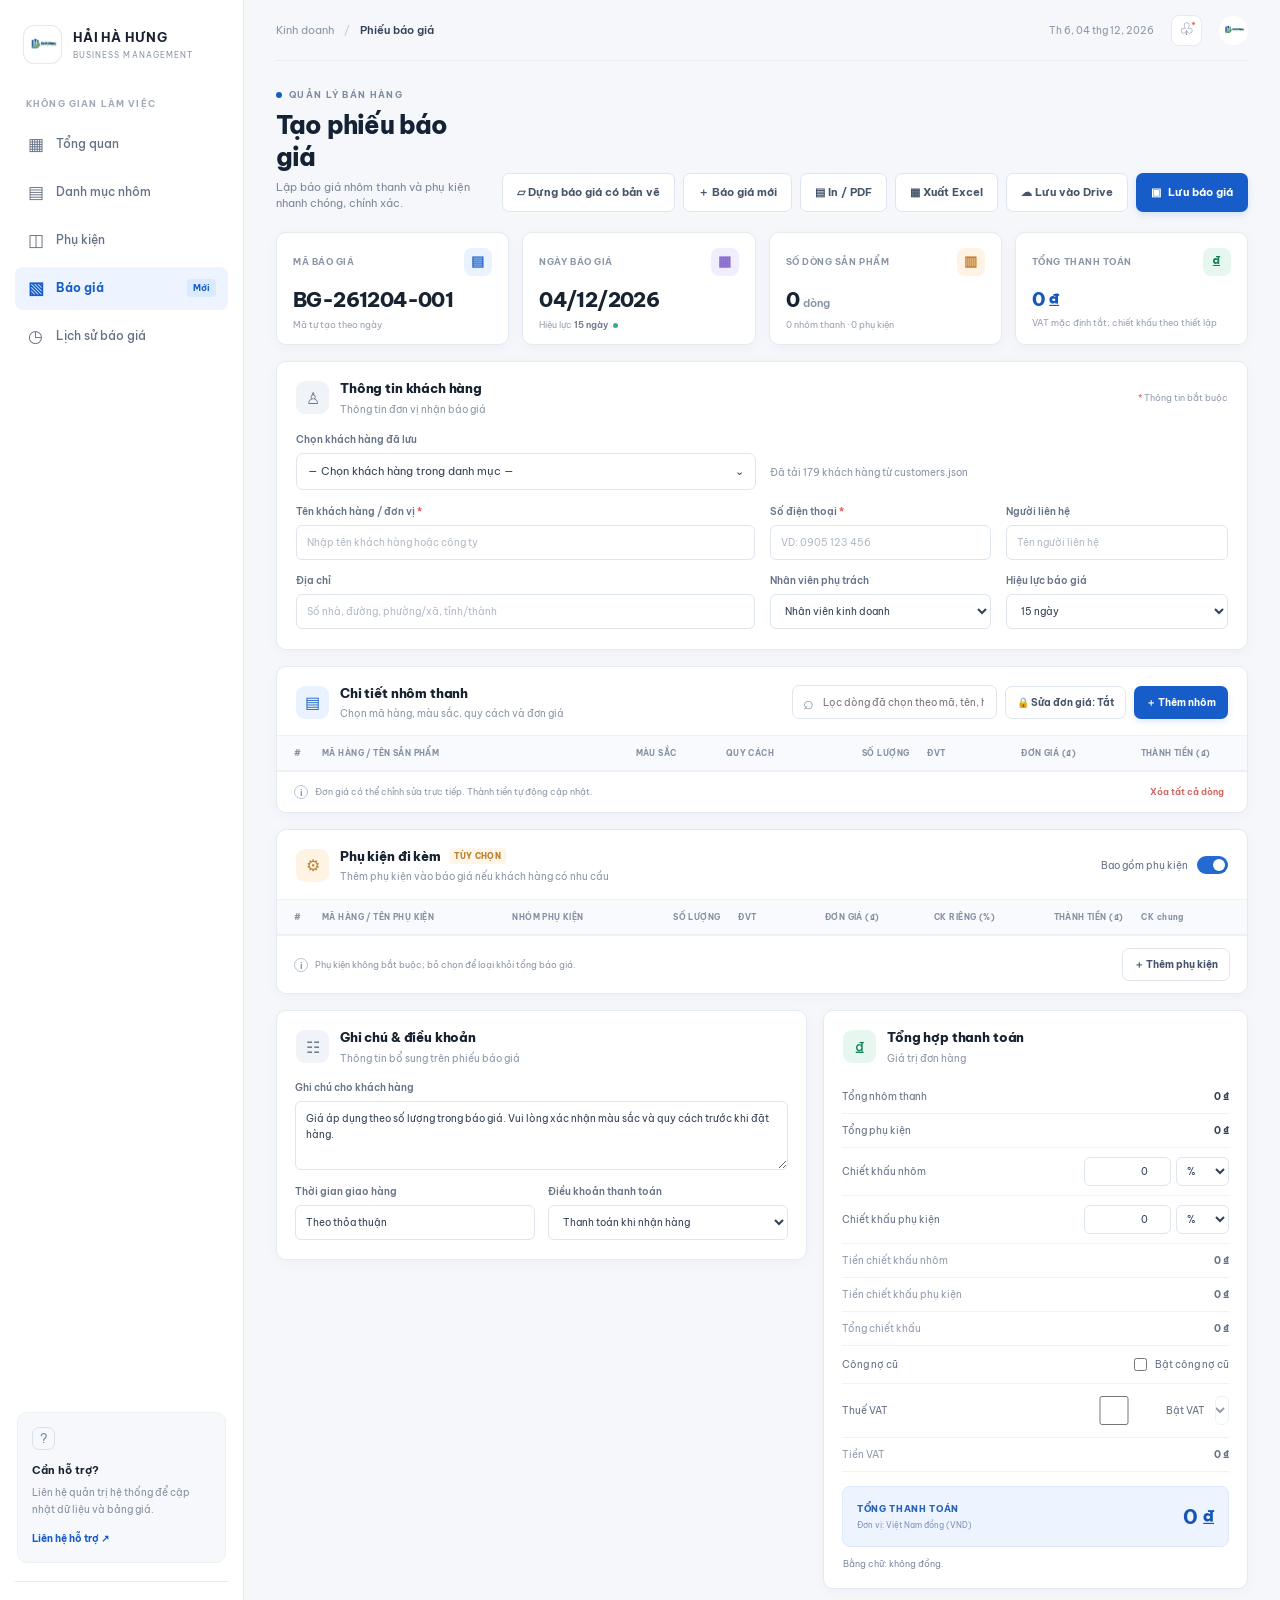
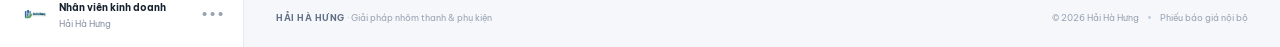
<file: index.html>
<!doctype html><html lang="vi"><head><meta charset="utf-8"><meta name="viewport" content="width=device-width,initial-scale=1"><meta http-equiv="refresh" content="0; url=sites/bao-gia/index.html"><title>Hải Hà Hưng</title></head><body><p>Đang mở hệ thống báo giá Hải Hà Hưng… <a href="sites/bao-gia/index.html">Mở báo giá</a></p><script>location.replace('sites/bao-gia/index.html'+location.search+location.hash);</script></body></html>
</file>
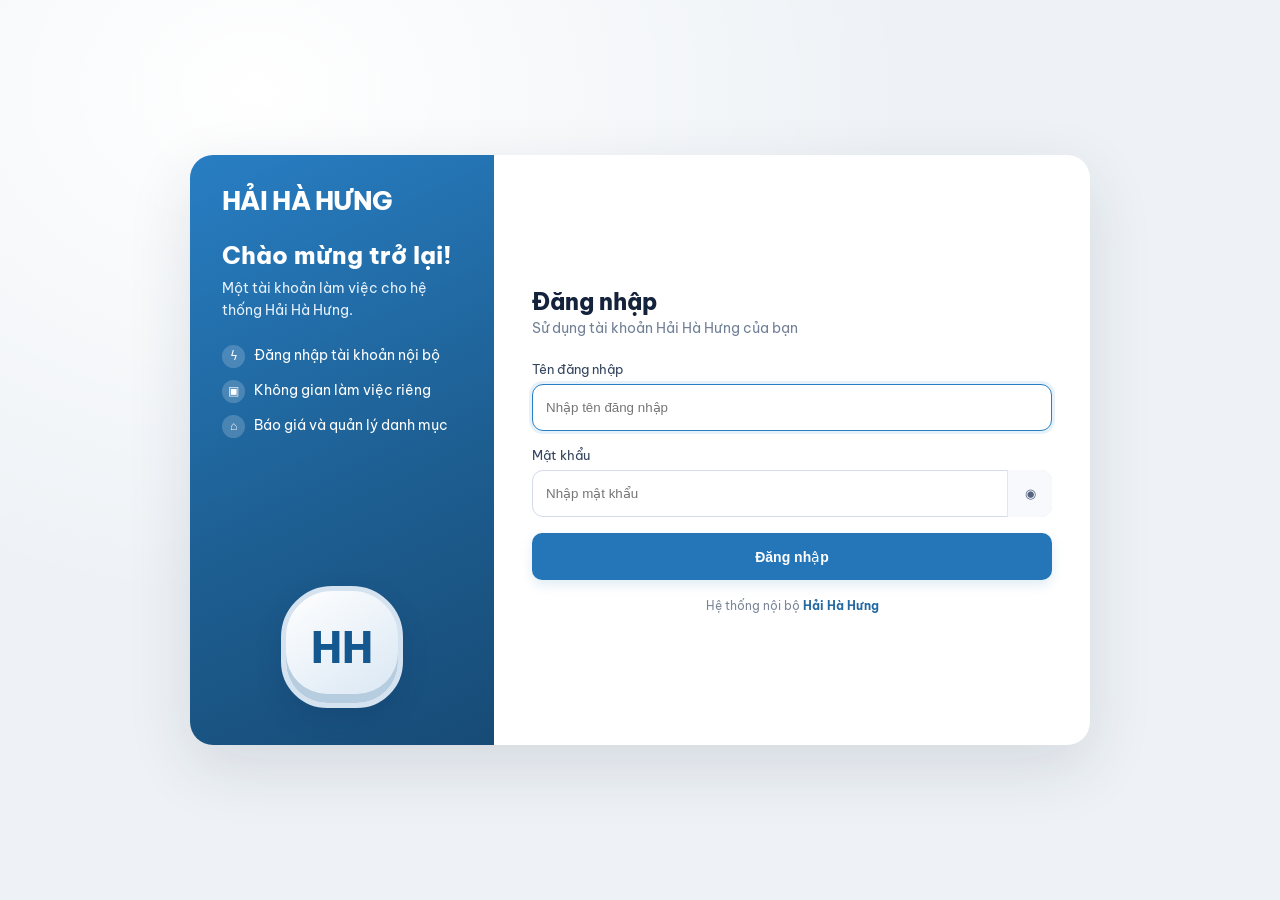
<file: login/index.html>
<!doctype html>
<html lang="vi">
<head>
<meta charset="utf-8"><meta name="viewport" content="width=device-width,initial-scale=1">
<meta name="theme-color" content="#216ba5"><title>Đăng nhập | Hải Hà Hưng</title>
<link rel="stylesheet" href="/assets/css/login.css">
<script src="/assets/js/login.js" defer></script>
</head>
<body>
<main class="login-card">
  <section class="welcome">
    <div class="brand">HẢI HÀ HƯNG</div>
    <h2>Chào mừng trở lại!</h2>
    <p>Một tài khoản làm việc cho hệ thống Hải Hà Hưng.</p>
    <div class="features">
      <div class="feature"><span class="feature-icon">ϟ</span><span>Đăng nhập tài khoản nội bộ</span></div>
      <div class="feature"><span class="feature-icon">▣</span><span>Không gian làm việc riêng</span></div>
      <div class="feature"><span class="feature-icon">⌂</span><span>Báo giá và quản lý danh mục</span></div>
    </div>
    <div class="owl" aria-hidden="true"><div class="owl-mark">HH</div></div>
  </section>
  <section class="login-panel">
    <h1>Đăng nhập</h1>
    <p class="subheading">Sử dụng tài khoản Hải Hà Hưng của bạn</p>
    <form id="loginForm" autocomplete="on">
      <label class="field"><span>Tên đăng nhập</span><input id="username" name="username" autocomplete="username" required autofocus placeholder="Nhập tên đăng nhập"></label>
      <label class="field"><span>Mật khẩu</span><div class="password-wrap"><input id="password" name="password" type="password" autocomplete="current-password" required placeholder="Nhập mật khẩu"><button class="toggle-password" id="togglePassword" type="button" aria-label="Hiện mật khẩu">◉</button></div></label>
      <p id="loginError" class="login-error" role="alert" hidden></p>
      <button class="login-submit" id="submitButton" type="submit">Đăng nhập</button>
    </form>
    <p class="login-foot">Hệ thống nội bộ <strong>Hải Hà Hưng</strong></p>
  </section>
</main>
</body>
</html>
</file>
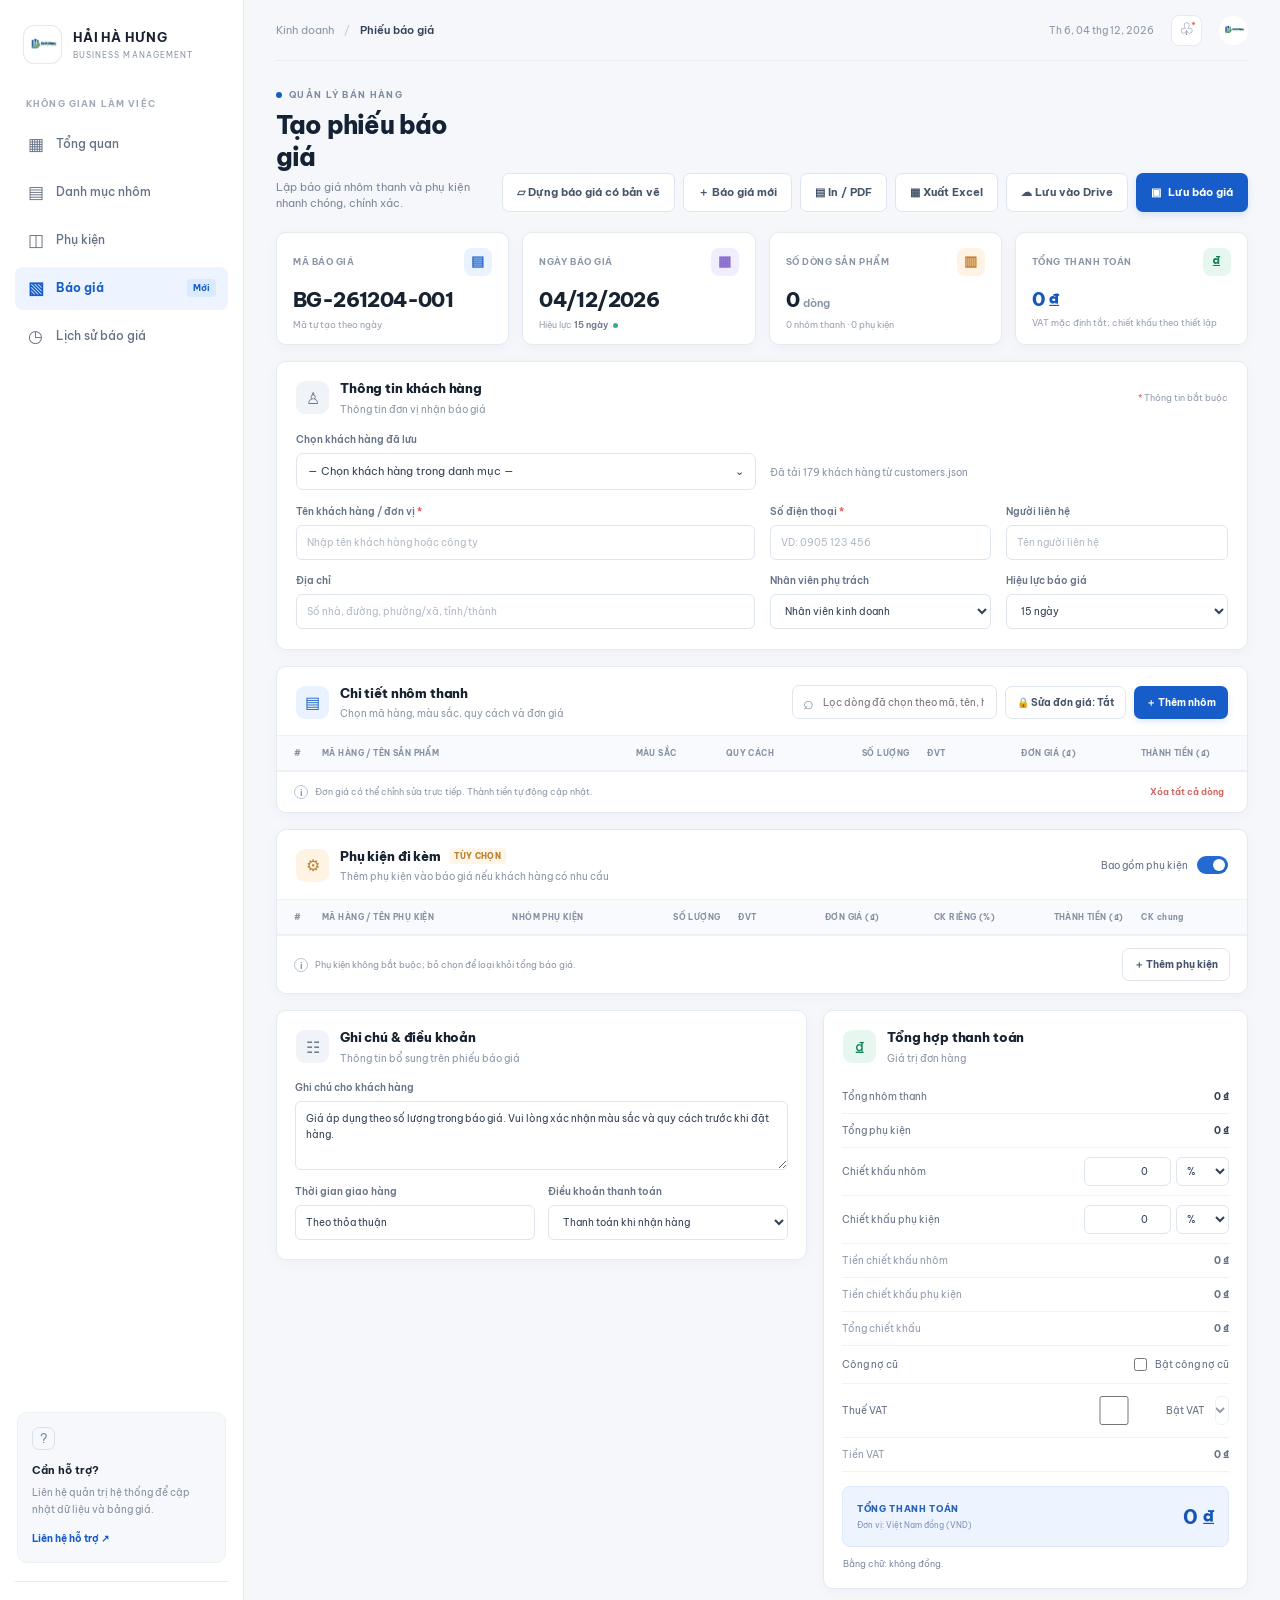
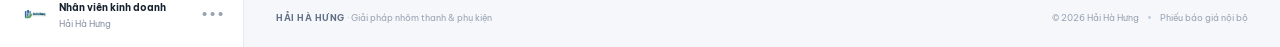
<file: sites/bao-gia/index.html>
<!doctype html>
<html lang="vi">
<head>
  <meta charset="utf-8" />
  <meta name="viewport" content="width=device-width, initial-scale=1" />
  <meta name="theme-color" content="#165dca" />
  <title>Phiếu báo giá | Hải Hà Hưng</title>
  <link rel="stylesheet" href="../../assets/css/style.css" />
</head>
<body>
  <div class="app-shell">
    <aside class="sidebar" id="appSidebar">
      <div class="brand-lockup">
        <div class="brand-mark"><img src="../../assets/images/logo-hai-ha-hung.png" alt="Logo Hải Hà Hưng" /></div>
        <div><strong>HẢI HÀ HƯNG</strong><small>BUSINESS MANAGEMENT</small></div>
      </div>
      <div class="side-caption">KHÔNG GIAN LÀM VIỆC</div>
      <nav class="side-nav" aria-label="Điều hướng chính">
        <a href="#" class="nav-item"><span class="nav-icon">▦</span> Tổng quan</a>
        <a href="../danh-muc-nhom/index.html" class="nav-item"><span class="nav-icon">▤</span> Danh mục nhôm</a>
        <a href="../phu-kien/index.html" class="nav-item"><span class="nav-icon">◫</span> Phụ kiện</a>
        <a href="#" class="nav-item active"><span class="nav-icon">▧</span> Báo giá <span class="nav-pill">Mới</span></a>
        <a href="../lich-su-bao-gia/index.html" class="nav-item"><span class="nav-icon">◷</span> Lịch sử báo giá</a>
      </nav>
      <div class="sidebar-bottom">
        <div class="help-card"><div class="help-icon">?</div><strong>Cần hỗ trợ?</strong><p>Liên hệ quản trị hệ thống để cập nhật dữ liệu và bảng giá.</p><a href="mailto:kinhdoanh@haihahung.vn">Liên hệ hỗ trợ ↗</a></div>
        <div class="user-profile"><div class="avatar"><img src="../../assets/images/logo-hai-ha-hung.png" alt="Logo Hải Hà Hưng" /></div><div class="user-info"><strong>Nhân viên kinh doanh</strong><small>Hải Hà Hưng</small></div><span class="more">•••</span></div>
      </div>
    </aside>

    <main class="main-content">
      <header class="topbar">
        <button class="mobile-menu-btn" id="mobileMenuBtn" type="button" aria-label="Mở menu" aria-controls="appSidebar" aria-expanded="false">☰</button>
        <div class="breadcrumbs"><span>Kinh doanh</span><span class="crumb-sep">/</span><strong>Phiếu báo giá</strong></div>
        <div class="top-actions"><span class="today" id="todayLabel"></span><button class="icon-button" title="Thông báo" aria-label="Thông báo">♧<i></i></button><div class="top-avatar"><img src="../../assets/images/logo-hai-ha-hung.png" alt="Logo Hải Hà Hưng" /></div></div>
      </header>

      <section class="page-heading">
        <div><div class="eyebrow"><span class="eyebrow-dot"></span> QUẢN LÝ BÁN HÀNG</div><h1>Tạo phiếu báo giá</h1><p class="subtitle">Lập báo giá nhôm thanh và phụ kiện nhanh chóng, chính xác.</p></div>
        <div class="heading-actions">
        <a href="../dung-bao-gia-co-ban-ve/index.html" class="btn btn-secondary" id="drawingQuoteBtn" style="text-decoration:none;display:inline-flex;align-items:center;justify-content:center">▱ Dựng báo giá có bản vẽ</a><button class="btn btn-secondary" id="newQuoteBtn">＋ Báo giá mới</button><button class="btn btn-secondary" id="printQuoteBtn">▤ In / PDF</button><button class="btn btn-secondary" id="exportExcelBtn" title="Tải báo giá về máy dưới dạng Excel">▦ Xuất Excel</button><button class="btn btn-secondary" id="saveDriveBtn" title="Lưu PDF và dữ liệu báo giá vào Google Drive">☁ Lưu vào Drive</button><button class="btn btn-primary" id="saveQuoteBtn"><span>▣</span> Lưu báo giá</button></div>
      </section>

      <section class="stats-grid" aria-label="Thông tin báo giá">
        <article class="stat-card"><div class="stat-top"><span>MÃ BÁO GIÁ</span><span class="stat-icon blue">▤</span></div><div class="stat-value" id="quoteCode">BG-261013-001</div><div class="stat-note">Mã tự tạo theo ngày</div></article>
        <article class="stat-card"><div class="stat-top"><span>NGÀY BÁO GIÁ</span><span class="stat-icon violet">▦</span></div><div class="stat-value" id="quoteDateDisplay">13/10/2026</div><div class="stat-note">Hiệu lực <strong>15 ngày</strong> <span class="status-dot"></span></div></article>
        <article class="stat-card"><div class="stat-top"><span>SỐ DÒNG SẢN PHẨM</span><span class="stat-icon orange">▥</span></div><div class="stat-value"><span id="lineCount">3</span> <small>dòng</small></div><div class="stat-note"><span id="aluminumCount">2</span> nhôm thanh · <span id="accessoryCount">1</span> phụ kiện</div></article>
        <article class="stat-card total-stat"><div class="stat-top"><span>TỔNG THANH TOÁN</span><span class="stat-icon green">₫</span></div><div class="stat-value" id="totalCard">0 ₫</div><div class="stat-note">VAT mặc định tắt; chiết khấu theo thiết lập</div></article>
      </section>

      <section class="panel customer-panel">
        <div class="panel-heading"><div class="panel-title-wrap"><div class="section-icon">♙</div><div><h2>Thông tin khách hàng</h2><p>Thông tin đơn vị nhận báo giá</p></div></div><span class="required-note"><span>*</span> Thông tin bắt buộc</span></div>
        <div class="customer-picker-row">
          <div class="field customer-select-field"><span>Chọn khách hàng đã lưu</span><button type="button" class="customer-picker-trigger" id="chooseCustomerBtn"><span id="selectedCustomerLabel">— Chọn khách hàng trong danh mục —</span><span aria-hidden="true">⌄</span></button><select id="customerSelect" class="visually-hidden" aria-hidden="true" tabindex="-1"><option value="">— Chọn khách hàng trong danh mục —</option><option value="__new__">＋ Nhập khách hàng mới</option></select></div>
          <span class="customer-data-hint" id="customerDataStatus">Đang tải danh mục khách hàng…</span>
        </div>
        <div class="form-grid customer-grid">
          <label class="field span-2"><span>Tên khách hàng / đơn vị <b>*</b></span><input id="customerName" placeholder="Nhập tên khách hàng hoặc công ty" value="" required /></label>
          <label class="field"><span>Số điện thoại <b>*</b></span><input id="customerPhone" placeholder="VD: 0905 123 456" value="" /></label>
          <label class="field"><span>Người liên hệ</span><input id="customerContact" placeholder="Tên người liên hệ" value="" /></label>
          <label class="field span-2"><span>Địa chỉ</span><input id="customerAddress" placeholder="Số nhà, đường, phường/xã, tỉnh/thành" value="" /></label>
          <label class="field"><span>Nhân viên phụ trách</span><select id="salesperson"><option>Nhân viên kinh doanh</option><option>Phòng kinh doanh</option><option>Quản lý bán hàng</option></select></label>
          <label class="field"><span>Hiệu lực báo giá</span><select id="validity"><option value="7">7 ngày</option><option value="15" selected>15 ngày</option><option value="30">30 ngày</option></select></label>
        </div>
      </section>

      <section class="panel products-panel">
        <div class="panel-heading products-heading"><div class="panel-title-wrap"><div class="section-icon blue-bg">▤</div><div><h2>Chi tiết nhôm thanh</h2><p>Chọn mã hàng, màu sắc, quy cách và đơn giá</p></div></div><div class="heading-tools"><div class="search-box"><span>⌕</span><input id="productSearch" placeholder="Lọc dòng đã chọn theo mã, tên, hệ..." aria-label="Lọc dòng báo giá" /></div><button class="btn btn-secondary btn-small" id="toggleAluminumPriceEdit" type="button" aria-pressed="false" title="Bật khi cần sửa đơn giá nhôm">🔒 Sửa đơn giá: Tắt</button><button class="btn btn-primary btn-small" id="addAluminumBtn">＋ Thêm nhôm</button></div></div>
        <div class="table-wrap"><table class="data-table" id="aluminumTable"><thead><tr><th class="col-no">#</th><th class="col-product">MÃ HÀNG / TÊN SẢN PHẨM</th><th>MÀU SẮC</th><th>QUY CÁCH</th><th class="align-right">SỐ LƯỢNG</th><th>ĐVT</th><th class="align-right">ĐƠN GIÁ (₫)</th><th class="align-right">THÀNH TIỀN (₫)</th><th></th></tr></thead><tbody id="aluminumRows"></tbody></table></div>
        <div class="table-footer"><div class="data-hint"><span class="hint-icon">i</span> Đơn giá có thể chỉnh sửa trực tiếp. Thành tiền tự động cập nhật.</div><button class="text-button" id="clearAluminumBtn">Xóa tất cả dòng</button></div>
      </section>

      <section class="panel accessories-panel">
        <div class="panel-heading"><div class="panel-title-wrap"><div class="section-icon amber-bg">⚙</div><div><h2>Phụ kiện đi kèm <span class="optional-tag">TÙY CHỌN</span></h2><p>Thêm phụ kiện vào báo giá nếu khách hàng có nhu cầu</p></div></div><label class="switch-label"><span>Bao gồm phụ kiện</span><input type="checkbox" id="includeAccessories" checked /><span class="switch"></span></label></div>
        <div id="accessoriesContent"><div class="table-wrap"><table class="data-table accessory-table"><thead><tr><th class="col-no">#</th><th>MÃ HÀNG / TÊN PHỤ KIỆN</th><th>NHÓM PHỤ KIỆN</th><th class="align-right">SỐ LƯỢNG</th><th>ĐVT</th><th class="align-right">ĐƠN GIÁ (₫)</th><th class="align-right">CK RIÊNG (%)</th><th class="align-right">THÀNH TIỀN (₫)</th><th>CK chung</th><th></th></tr></thead><tbody id="accessoryRows"></tbody></table></div><div class="table-footer"><div class="data-hint"><span class="hint-icon">i</span> Phụ kiện không bắt buộc; bỏ chọn để loại khỏi tổng báo giá.</div><button class="btn btn-outline btn-small" id="addAccessoryBtn">＋ Thêm phụ kiện</button></div></div>
        <div class="accessory-disabled hidden" id="accessoryDisabled"><span class="disabled-icon">⚙</span><div><strong>Chưa bao gồm phụ kiện</strong><p>Bật công tắc để thêm phụ kiện vào phiếu báo giá.</p></div></div>
      </section>

      <section class="bottom-grid">
        <div class="panel notes-panel"><div class="panel-heading compact-heading"><div class="panel-title-wrap"><div class="section-icon">☷</div><div><h2>Ghi chú & điều khoản</h2><p>Thông tin bổ sung trên phiếu báo giá</p></div></div></div><label class="field"><span>Ghi chú cho khách hàng</span><textarea id="quoteNotes" rows="3" placeholder="VD: Hàng có sẵn theo tồn kho, vui lòng xác nhận màu trước khi đặt...">Giá áp dụng theo số lượng trong báo giá. Vui lòng xác nhận màu sắc và quy cách trước khi đặt hàng.</textarea></label><div class="terms-row"><label class="field"><span>Thời gian giao hàng</span><input id="deliveryTime" value="Theo thỏa thuận" /></label><label class="field"><span>Điều khoản thanh toán</span><select id="paymentTerms"><option>Thanh toán khi nhận hàng</option><option>Đặt cọc 30%, thanh toán còn lại khi giao hàng</option><option>Theo thỏa thuận</option></select></label></div></div>
        <div class="panel totals-panel"><div class="panel-heading compact-heading"><div class="panel-title-wrap"><div class="section-icon green-bg">₫</div><div><h2>Tổng hợp thanh toán</h2><p>Giá trị đơn hàng</p></div></div></div>
          <div class="totals-lines"><div class="total-line"><span>Tổng nhôm thanh</span><strong id="aluminumSubtotal">0 ₫</strong></div><div class="total-line"><span>Tổng phụ kiện</span><strong id="accessorySubtotal">0 ₫</strong></div><div class="total-line"><label for="discountAlValue">Chiết khấu nhôm</label><div class="inline-money"><input id="discountAlValue" type="number" min="0" value="0" /><select id="discountAlType" aria-label="Loại chiết khấu nhôm"><option value="percent">%</option><option value="amount">₫</option></select></div></div><div class="total-line"><label for="discountAccValue">Chiết khấu phụ kiện</label><div class="inline-money"><input id="discountAccValue" type="number" min="0" value="0" /><select id="discountAccType" aria-label="Loại chiết khấu phụ kiện"><option value="percent">%</option><option value="amount">₫</option></select></div></div><div class="total-line muted-line"><span>Tiền chiết khấu nhôm</span><strong id="discountAlAmount">0 ₫</strong></div><div class="total-line muted-line"><span>Tiền chiết khấu phụ kiện</span><strong id="discountAccAmount">0 ₫</strong></div><div class="total-line muted-line"><span>Tổng chiết khấu</span><strong id="discountAmount">0 ₫</strong></div><div class="total-line debt-toggle-line"><label for="oldDebtEnabled">Công nợ cũ</label><label class="vat-toggle"><input type="checkbox" id="oldDebtEnabled" /> <span>Bật công nợ cũ</span></label></div><div class="total-line hidden" id="oldDebtInputLine"><label for="oldDebtAmount">Số công nợ cũ</label><div class="inline-money"><input id="oldDebtAmount" type="number" min="0" step="1000" value="0" aria-label="Số tiền công nợ cũ" /><span>₫</span></div></div><div class="total-line muted-line hidden" id="oldDebtSummaryLine"><span>Công nợ cũ</span><strong id="oldDebtSummaryAmount">0 ₫</strong></div><div class="total-line vat-line"><label for="vatEnabled">Thuế VAT</label><div class="inline-money vat-control"><label class="vat-toggle"><input type="checkbox" id="vatEnabled" /> <span>Bật VAT</span></label><select id="vatRate" disabled><option value="0">0%</option><option value="5">5%</option><option value="8" selected>8%</option><option value="10">10%</option></select></div></div><div class="total-line muted-line"><span>Tiền VAT</span><strong id="vatAmount">0 ₫</strong></div></div>
          <div class="grand-total"><div><span>TỔNG THANH TOÁN</span><small>Đơn vị: Việt Nam đồng (VND)</small></div><strong id="grandTotal">0 ₫</strong></div><div class="amount-words" id="amountWords">Bằng chữ: Không đồng.</div>
        </div>
      </section>

      <footer class="page-footer"><div><strong>HẢI HÀ HƯNG</strong><span> · Giải pháp nhôm thanh & phụ kiện</span></div><div>© <span id="yearLabel">2026</span> Hải Hà Hưng <span class="footer-sep">•</span> Phiếu báo giá nội bộ</div></footer>
    </main>
  </div>
  <button class="mobile-nav-backdrop hidden" id="mobileNavBackdrop" aria-label="Đóng menu"></button>
  <div class="toast" id="toast" role="status" aria-live="polite"></div>
  <div class="modal-backdrop hidden" id="productModal" role="dialog" aria-modal="true" aria-labelledby="modalTitle"><div class="modal"><div class="modal-head"><div><h2 id="modalTitle">Chọn sản phẩm</h2><p id="modalSubtitle">Tìm theo mã hàng, tên hàng hoặc hệ nhôm; chọn sản phẩm để tự điền thông tin.</p></div><button class="icon-button close-modal" id="closeModal" aria-label="Đóng">×</button></div><div class="modal-filters"><label class="field"><span id="modalSystemLabel">Lọc theo hệ nhôm</span><select id="modalSystemFilter"><option value="">Tất cả hệ nhôm</option></select></label><label class="modal-search"><span>⌕</span><input id="modalSearch" placeholder="Tìm mã hàng, tên hàng..." /></label></div><div class="multi-select-bar"><label class="multi-select-toggle"><input type="checkbox" id="multiSelectMode" /> <span>Chọn nhiều mã</span></label><span class="multi-select-hint" id="multiSelectHint">Bật để chọn nhiều sản phẩm cùng lúc.</span></div><div class="modal-list" id="modalList"></div><div class="modal-foot"><span id="catalogStatus">Có thể nhập sản phẩm thủ công nếu chưa có danh mục.</span><div class="modal-foot-actions"><button class="btn btn-primary hidden" id="addSelectedBtn" type="button">Thêm mã đã chọn (0)</button><button class="btn btn-secondary" id="manualProductBtn">＋ Nhập thủ công</button></div></div></div></div>
  <div class="modal-backdrop hidden" id="customerModal" role="dialog" aria-modal="true" aria-labelledby="customerModalTitle"><div class="modal customer-modal"><div class="modal-head"><div><h2 id="customerModalTitle">Chọn khách hàng</h2><p>Tìm theo tên khách hàng, mã khách hàng, số điện thoại hoặc địa chỉ.</p></div><button class="icon-button" id="closeCustomerModal" aria-label="Đóng">×</button></div><label class="modal-search customer-search"><span>⌕</span><input id="customerSearch" type="search" placeholder="Tìm khách hàng, số điện thoại..." /></label><div class="modal-list customer-modal-list" id="customerModalList"></div><div class="modal-foot"><span id="customerModalStatus">Đang tải danh sách khách hàng…</span><div class="modal-foot-actions"><button class="btn btn-secondary" id="newCustomerBtn" type="button">＋ Nhập khách hàng mới</button></div></div></div></div>
  <iframe id="driveSaveFrame" name="driveSaveFrame" title="Kết quả lưu Google Drive" class="visually-hidden"></iframe>
  <script src="../../assets/js/app.js"></script>
</body>
</html>
</file>
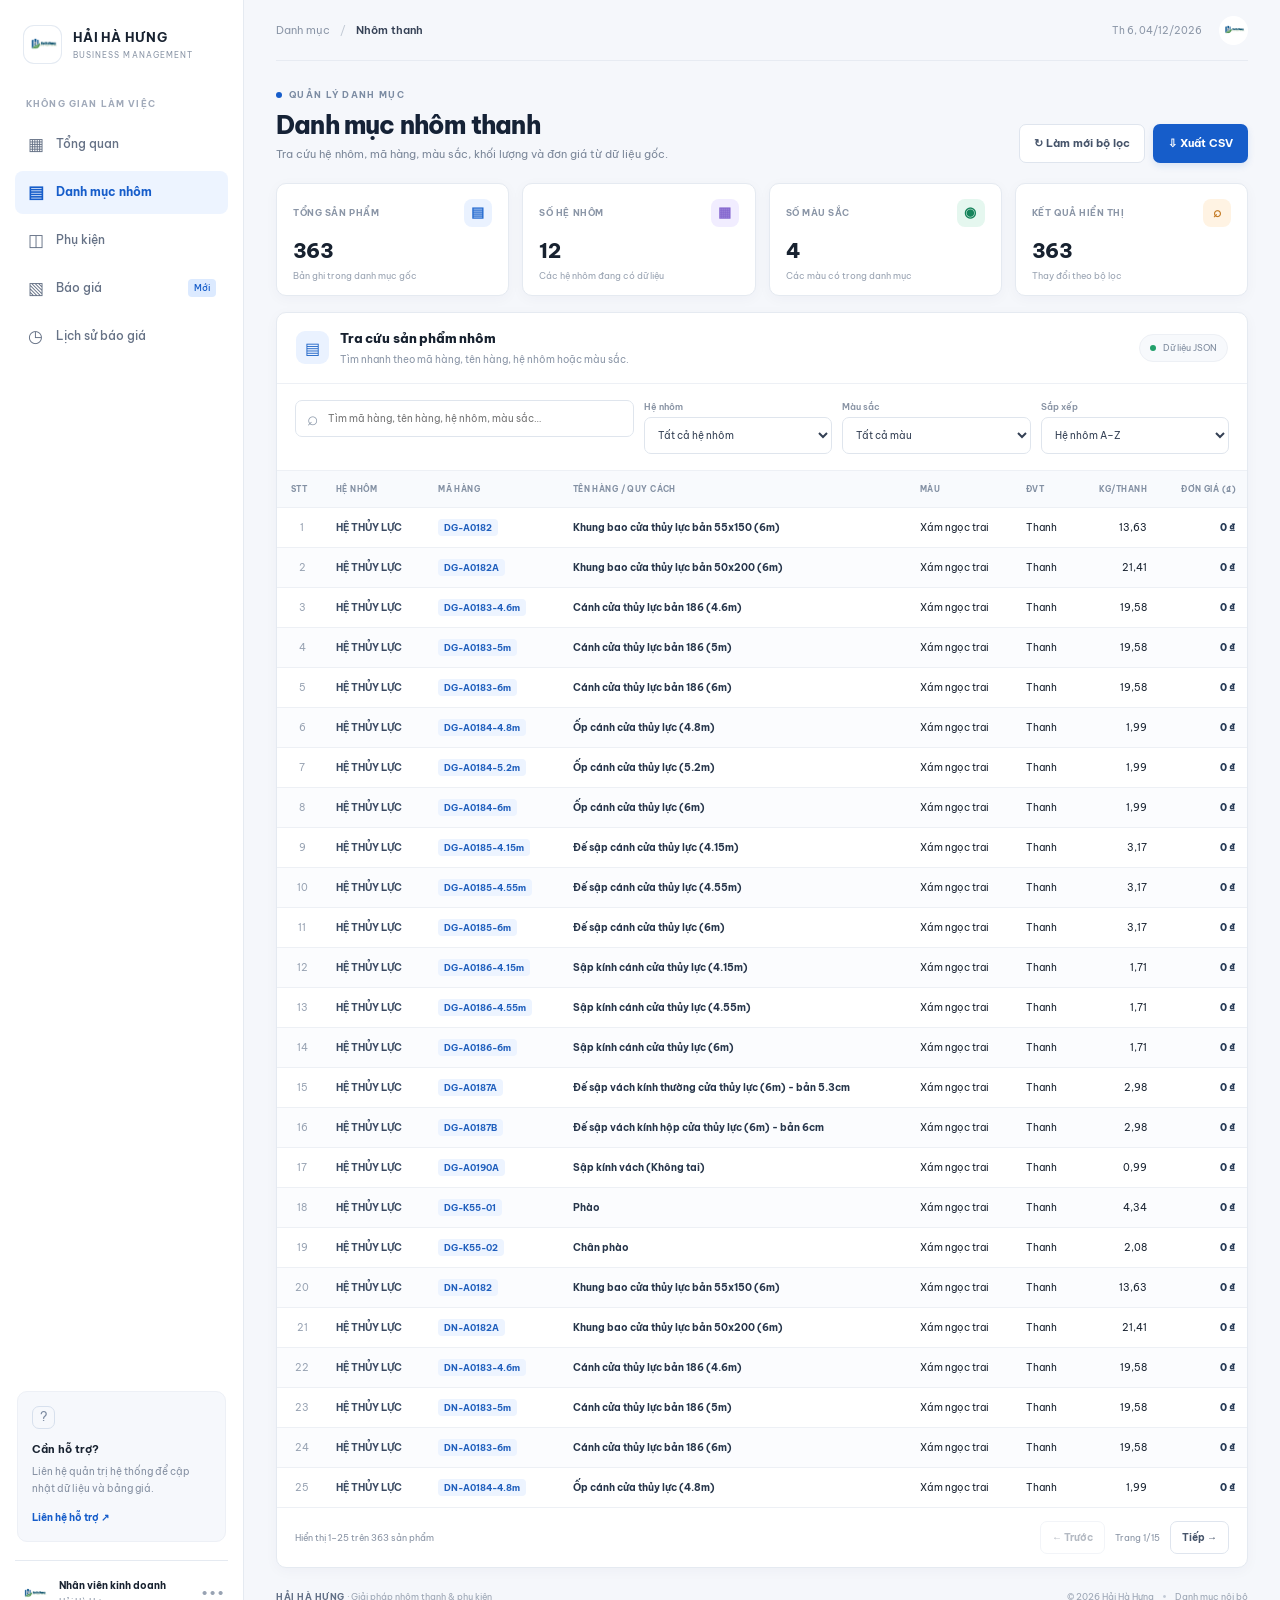
<file: sites/danh-muc-nhom/index.html>
<!doctype html>
<html lang="vi">
<head>
  <meta charset="utf-8"><meta name="viewport" content="width=device-width, initial-scale=1"><meta name="theme-color" content="#165dca">
  <title>Danh mục nhôm | Hải Hà Hưng</title><link rel="stylesheet" href="../../assets/css/style.css"><link rel="stylesheet" href="../../assets/css/catalog-nhom.css">
</head>
<body>
<div class="app-shell">
  <aside class="sidebar" id="appSidebar">
    <div class="brand-lockup"><div class="brand-mark"><img src="../../assets/images/logo-hai-ha-hung.png" alt="Logo Hải Hà Hưng"></div><div><strong>HẢI HÀ HƯNG</strong><small>BUSINESS MANAGEMENT</small></div></div>
    <div class="side-caption">KHÔNG GIAN LÀM VIỆC</div>
    <nav class="side-nav" aria-label="Điều hướng chính">
      <a href="#" class="nav-item"><span class="nav-icon">▦</span> Tổng quan</a>
      <a href="../danh-muc-nhom/index.html" class="nav-item active" aria-current="page"><span class="nav-icon">▤</span> Danh mục nhôm</a>
      <a href="../phu-kien/index.html" class="nav-item"><span class="nav-icon">◫</span> Phụ kiện</a>
      <a href="../bao-gia/index.html" class="nav-item"><span class="nav-icon">▧</span> Báo giá <span class="nav-pill">Mới</span></a>
      <a href="../lich-su-bao-gia/index.html" class="nav-item"><span class="nav-icon">◷</span> Lịch sử báo giá</a>
    </nav>
    <div class="sidebar-bottom"><div class="help-card"><div class="help-icon">?</div><strong>Cần hỗ trợ?</strong><p>Liên hệ quản trị hệ thống để cập nhật dữ liệu và bảng giá.</p><a href="mailto:mailcv.30@gmail.com">Liên hệ hỗ trợ ↗</a></div>
      <div class="user-profile"><div class="avatar"><img src="../../assets/images/logo-hai-ha-hung.png" alt="Logo Hải Hà Hưng"></div><div class="user-info"><strong>Nhân viên kinh doanh</strong><small>Hải Hà Hưng</small></div><span class="more">•••</span></div>
    </div>
  </aside>
  <main class="main-content">
    <header class="topbar"><button class="mobile-menu-btn" id="mobileMenuBtn" type="button" aria-label="Mở menu" aria-expanded="false">☰</button><div class="breadcrumbs"><span>Danh mục</span><span class="crumb-sep">/</span><strong>Nhôm thanh</strong></div><div class="top-actions"><span class="today" id="todayLabel"></span><div class="top-avatar"><img src="../../assets/images/logo-hai-ha-hung.png" alt="Logo Hải Hà Hưng"></div></div></header>
    <section class="page-heading"><div><div class="eyebrow"><span class="eyebrow-dot"></span> QUẢN LÝ DANH MỤC</div><h1>Danh mục nhôm thanh</h1><p class="subtitle">Tra cứu hệ nhôm, mã hàng, màu sắc, khối lượng và đơn giá từ dữ liệu gốc.</p></div><div class="heading-actions"><button class="btn btn-secondary" id="resetFilters">↻ Làm mới bộ lọc</button><button class="btn btn-primary" id="exportCsv">⇩ Xuất CSV</button></div></section>
    <section class="catalog-stats"><article class="stat-card"><div class="stat-top"><span>TỔNG SẢN PHẨM</span><span class="stat-icon blue">▤</span></div><div class="stat-value" id="totalProducts">—</div><div class="stat-note">Bản ghi trong danh mục gốc</div></article><article class="stat-card"><div class="stat-top"><span>SỐ HỆ NHÔM</span><span class="stat-icon violet">▦</span></div><div class="stat-value" id="totalSystems">—</div><div class="stat-note">Các hệ nhôm đang có dữ liệu</div></article><article class="stat-card"><div class="stat-top"><span>SỐ MÀU SẮC</span><span class="stat-icon green">◉</span></div><div class="stat-value" id="totalColors">—</div><div class="stat-note">Các màu có trong danh mục</div></article><article class="stat-card"><div class="stat-top"><span>KẾT QUẢ HIỂN THỊ</span><span class="stat-icon orange">⌕</span></div><div class="stat-value" id="visibleProducts">—</div><div class="stat-note">Thay đổi theo bộ lọc</div></article></section>
    <section class="panel catalog-panel"><div class="panel-heading catalog-heading"><div class="panel-title-wrap"><div class="section-icon blue-bg">▤</div><div><h2>Tra cứu sản phẩm nhôm</h2><p>Tìm nhanh theo mã hàng, tên hàng, hệ nhôm hoặc màu sắc.</p></div></div><span class="source-chip"><span></span> Dữ liệu JSON</span></div>
      <div class="catalog-filters"><label class="catalog-search"><span>⌕</span><input id="searchInput" type="search" placeholder="Tìm mã hàng, tên hàng, hệ nhôm, màu sắc…" autocomplete="off"></label><label class="filter-field"><span>Hệ nhôm</span><select id="systemFilter"><option value="">Tất cả hệ nhôm</option></select></label><label class="filter-field"><span>Màu sắc</span><select id="colorFilter"><option value="">Tất cả màu</option></select></label><label class="filter-field"><span>Sắp xếp</span><select id="sortFilter"><option value="system">Hệ nhôm A–Z</option><option value="code">Mã hàng A–Z</option><option value="name">Tên hàng A–Z</option><option value="price-low">Đơn giá tăng dần</option><option value="price-high">Đơn giá giảm dần</option></select></label></div>
      <div class="catalog-table-wrap"><table class="data-table catalog-table"><thead><tr><th>STT</th><th>HỆ NHÔM</th><th>MÃ HÀNG</th><th>TÊN HÀNG / QUY CÁCH</th><th>MÀU</th><th>ĐVT</th><th class="align-right">KG/THANH</th><th class="align-right">ĐƠN GIÁ (₫)</th></tr></thead><tbody id="catalogRows"><tr><td colspan="8" class="catalog-loading">Đang tải danh mục nhôm…</td></tr></tbody></table></div>
      <div class="catalog-table-footer"><span id="resultSummary">Đang tải dữ liệu…</span><div class="pagination"><button class="btn btn-secondary btn-small" id="prevPage" disabled>← Trước</button><span id="pageLabel">Trang 1</span><button class="btn btn-secondary btn-small" id="nextPage" disabled>Tiếp →</button></div></div>
    </section>
    <footer class="page-footer"><div><strong>HẢI HÀ HƯNG</strong><span> · Giải pháp nhôm thanh & phụ kiện</span></div><div>© <span id="yearLabel">2026</span> Hải Hà Hưng <span class="footer-sep">•</span> Danh mục nội bộ</div></footer>
  </main>
</div><div class="toast" id="toast" role="status" aria-live="polite"></div><button class="mobile-nav-backdrop hidden" id="mobileNavBackdrop" aria-label="Đóng menu"></button><script src="../../assets/js/catalog-nhom.js"></script>
<script>
(()=>{const side=document.getElementById('appSidebar'),btn=document.getElementById('mobileMenuBtn'),back=document.getElementById('mobileNavBackdrop');if(!side||!btn||!back)return;const close=()=>{side.classList.remove('mobile-open');back.classList.add('hidden');btn.setAttribute('aria-expanded','false');document.body.classList.remove('mobile-menu-open')};btn.addEventListener('click',()=>{const open=!side.classList.contains('mobile-open');side.classList.toggle('mobile-open',open);back.classList.toggle('hidden',!open);btn.setAttribute('aria-expanded',String(open));document.body.classList.toggle('mobile-menu-open',open)});back.addEventListener('click',close);side.querySelectorAll('.nav-item').forEach(a=>a.addEventListener('click',close));})();
</script></body></html>
</file>
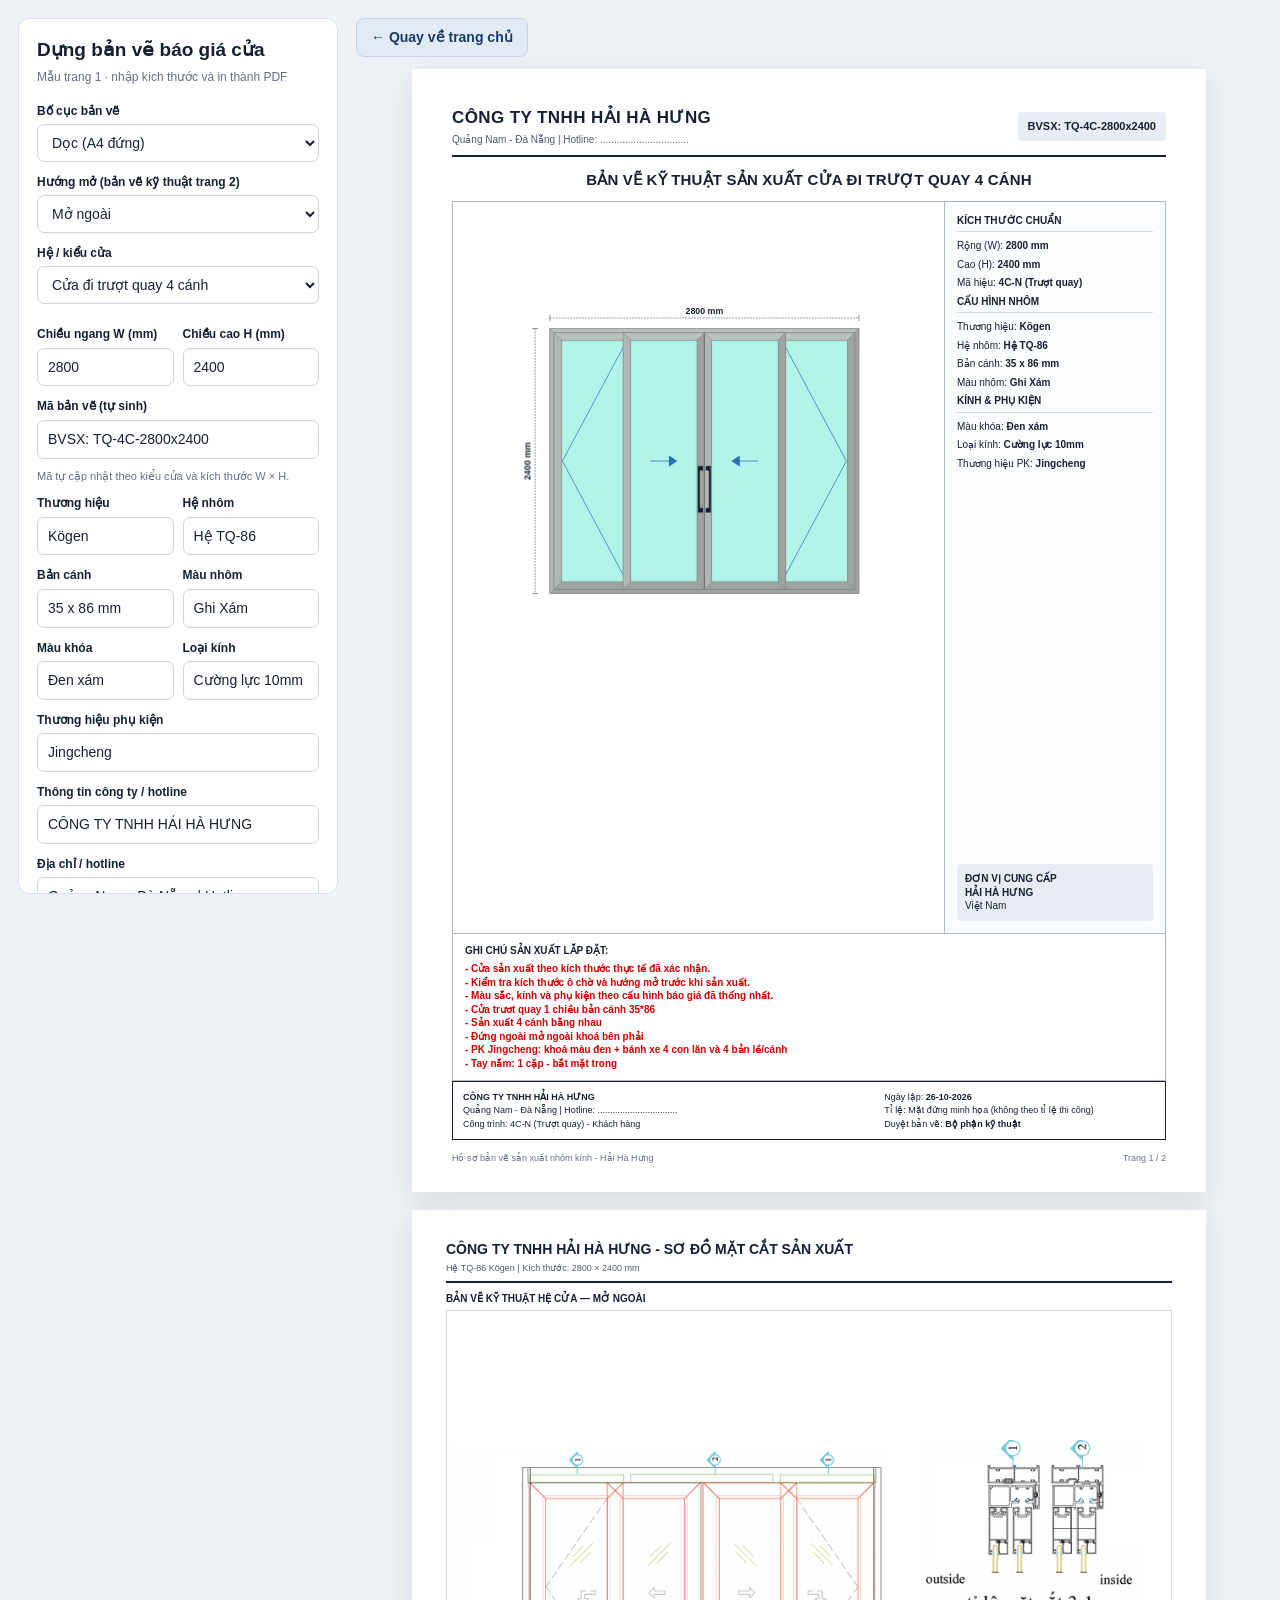
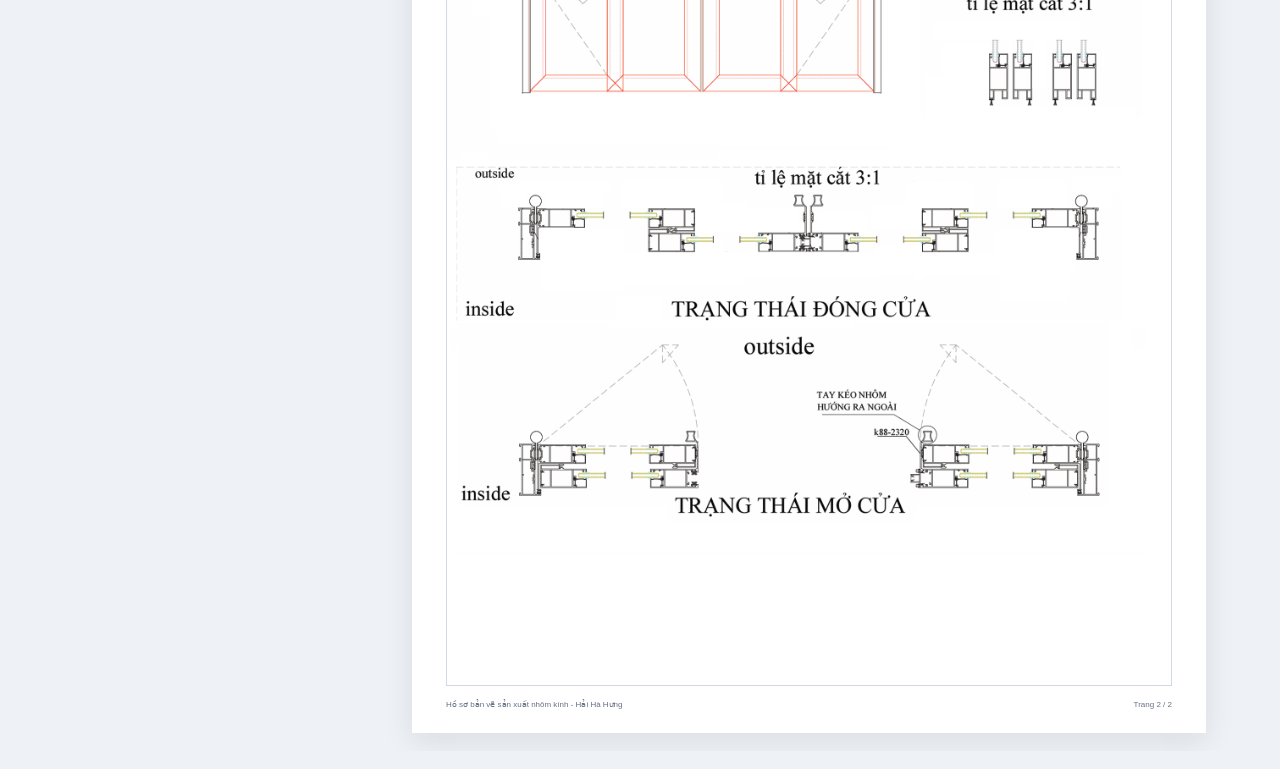
<file: sites/dung-bao-gia-co-ban-ve/index.html>
<!doctype html>
<html lang="vi">
<head>
<meta charset="utf-8">
<meta name="viewport" content="width=device-width,initial-scale=1">
<title>Dựng bản vẽ báo giá cửa - Hải Hà Hưng</title>
<style>
:root{--ink:#172033;--blue:#173b67;--line:#aeb8c6;--pale:#f3f6fa;--accent:#2878d0}
*{box-sizing:border-box}body{margin:0;background:#eef1f5;color:var(--ink);font:14px/1.35 "Arial","Tahoma","Segoe UI",sans-serif}
.app{display:grid;grid-template-columns:320px minmax(700px,1fr);gap:18px;padding:18px;align-items:start}
.controls{background:#fff;border:1px solid #d9e0e8;border-radius:12px;padding:18px;position:sticky;top:12px;max-height:calc(100vh - 24px);overflow:auto}
h1{font-size:19px;margin:0 0 6px} .sub{color:#667085;font-size:12px;margin-bottom:18px}
label{display:block;font-weight:700;font-size:12px;margin:12px 0 5px}
input,select,textarea{width:100%;padding:9px 10px;border:1px solid #cbd3df;border-radius:7px;font:inherit;background:#fff;color:#172033}
textarea{min-height:78px;resize:vertical}
.twocol{display:grid;grid-template-columns:1fr 1fr;gap:9px}
button{width:100%;border:0;border-radius:8px;padding:11px 12px;font-weight:700;cursor:pointer;margin-top:12px}
.home-button{display:inline-block;text-align:center;text-decoration:none;border-radius:8px;padding:9px 14px;font-weight:700;margin:0 0 12px 0;background:#e1eaf5;color:#173b67;border:1px solid #c5d4e6}.home-button:hover{background:#d3e1f1}.home-nav{width:794px;max-width:100%;margin:0 auto 0 0;text-align:left}
.primary{background:var(--blue);color:#fff}.secondary{background:#e9eef5;color:#172033}
.hint{font-size:11px;color:#667085;margin-top:10px}
.preview-wrap{overflow:auto}
.sheet{width:794px;min-height:1123px;margin:0 auto;background:#fff;padding:38px 40px 28px;box-shadow:0 8px 28px #17203318;display:flex;flex-direction:column}
.company{display:flex;justify-content:space-between;gap:20px;border-bottom:2px solid var(--ink);padding-bottom:9px;align-items:center}
.company-name{font-size:17px;font-weight:800;letter-spacing:.4px}.company-sub{font-size:10px;color:#505b6c;margin-top:3px}
.code{background:#e8edf4;padding:7px 10px;border-radius:4px;font-size:11px;font-weight:800;white-space:nowrap}
.doc-title{text-align:center;font-size:15px;font-weight:800;margin:13px 0 10px;letter-spacing:.2px}
.main{display:grid;grid-template-columns:minmax(0,1fr) 220px;gap:0;border:1px solid var(--line);min-height:650px;flex:1}
.drawing-panel{border-right:1px solid var(--line);position:relative;display:flex;flex-direction:column;padding:12px 10px;min-width:0}
.drawing-label{text-align:center;font-weight:700;font-size:12px;margin-bottom:5px}
.drawing{width:100%;height:500px;display:block}
.spec{background:#fafbfd;padding:12px 12px;display:flex;flex-direction:column;font-size:10px}
.spec h3{font-size:10px;margin:0 0 7px;padding-bottom:4px;border-bottom:1px solid #d4dbe4}
.spec p{margin:0 0 5px}.spec strong{font-weight:700}
.manufacturer{margin-top:auto;background:#e8edf4;border-radius:4px;padding:8px;font-size:10px}
.notes{border:1px solid var(--line);border-top:0;padding:10px 12px;font-size:10px;min-height:88px}
.notes-title{font-weight:800;margin-bottom:5px}
.notes-body{white-space:pre-line;color:#d00000;font-weight:700}
.footer{border:1px solid var(--ink);margin-top:0;padding:8px 10px;display:grid;grid-template-columns:1.5fr 1fr;gap:15px;font-size:9px}
.footer p{margin:1px 0}.pagefoot{display:flex;justify-content:space-between;color:#667085;font-size:9px;margin-top:12px}
.dimension{font-family:Arial,sans-serif;font-size:16px;font-weight:700;fill:#172033}
@media(max-width:1100px){.app{grid-template-columns:1fr}.controls{position:relative;max-height:none}.sheet{margin:0 auto}}


/* Hình kỹ thuật nguồn: giữ nguyên tỷ lệ và nội dung gốc */
.p2-original-frame{width:100%;display:flex;justify-content:center;align-items:center;overflow:hidden;border:1px solid #d2d9e2;background:#fff}
.p2-original-frame img{display:block;max-width:100%;width:auto;height:auto;max-height:690px;object-fit:contain}
.p2-image-note{font-size:9px;color:#667085;margin-top:6px}
.p2-reference-section{flex:1;display:flex;flex-direction:column}
.p2-reference-section .p2-original-frame{flex:1}

/* Trang 2: sơ đồ mặt cắt và bảng bóc tách */
.page2{
 width:794px;min-height:1123px;margin:18px auto;background:#fff;
 padding:30px 34px 22px;box-shadow:0 8px 28px #17203318;
 display:flex;flex-direction:column;box-sizing:border-box;page-break-before:always
}
.p2-heading{font-size:14px;font-weight:800;border-bottom:2px solid var(--ink);padding-bottom:7px;margin-bottom:9px;flex:0 0 auto}
.p2-sub{font-size:9px;color:#505b6c;font-weight:400;margin-top:3px}
.p2-section{margin-bottom:8px;flex:0 0 auto}
.p2-section h3{font-size:10px;margin:0 0 5px}
.p2-original-frame{
 width:100%;height:650px;display:flex;align-items:center;justify-content:center;
 border:1px solid #d2d9e2;background:#fff;overflow:hidden;box-sizing:border-box
}
.p2-original-frame img{
 display:block;width:100%;height:100%;max-width:100%;max-height:100%;
 object-fit:contain;object-position:center center
}
.p2-image-note{font-size:8px;line-height:1.3;color:#586273;margin-top:4px}
.p2-table{width:100%;border-collapse:collapse;font-size:8px;margin-top:4px}
.p2-table th{background:#172033;color:#fff;text-align:left;padding:5px 4px}
.p2-table td{border:1px solid #cbd3df;padding:5px 4px}
.p2-foot{border:1px solid var(--ink);padding:6px 8px;margin-top:auto;display:flex;justify-content:space-between;font-size:8px;line-height:1.35;flex:0 0 auto}
.page2 .pagefoot{font-size:8px;margin-top:6px;flex:0 0 auto}
@media print{
 .page2{width:210mm;height:297mm;min-height:0;margin:0;padding:7mm 8mm 5mm;box-shadow:none;page-break-before:always;break-before:page;overflow:hidden}
 .p2-heading{font-size:11pt;padding-bottom:2mm;margin-bottom:2.5mm}
 .p2-sub{font-size:7.5pt}
 .p2-section{margin-bottom:2mm}
 .p2-section h3{font-size:8pt;margin-bottom:1.5mm}
 .p2-reference-section{display:flex;flex-direction:column}
 .p2-original-frame{height:168mm;max-height:168mm;flex:0 0 168mm}
 .p2-image-note{font-size:6.5pt;margin-top:1mm}
 .p2-data-section{margin-bottom:1.5mm}
 .p2-table{font-size:7pt;margin-top:1mm}
 .p2-table th,.p2-table td{padding:1.2mm 1mm}
 .p2-foot{font-size:6.5pt;padding:1.5mm 2mm}
 .page2 .pagefoot{font-size:6.5pt;margin-top:1.5mm}
 body.layout-landscape .page2{width:297mm;height:210mm;padding:5mm 7mm 4mm}
 body.layout-landscape .p2-original-frame{height:105mm;max-height:105mm;flex-basis:105mm}
}
@page{size:A4 portrait;margin:0}
body.layout-landscape @page{size:A4 landscape;margin:0}
body.layout-landscape .sheet{width:1123px;min-height:794px}
body.layout-landscape .main{grid-template-columns:minmax(0,1fr) 220px;min-height:530px}
body.layout-landscape .drawing{height:416px}
body.layout-landscape .page2{width:1123px;min-height:794px;padding:26px 34px 20px}
body.layout-landscape .p2-original-frame{height:520px}
@media print{
 body.layout-landscape .sheet{width:297mm;height:210mm;min-height:0;padding:6mm 9mm 4mm;overflow:hidden}
 body.layout-landscape .doc-title{margin:2mm 0 2mm;font-size:10pt}
 body.layout-landscape .company{padding-bottom:1.5mm}
 body.layout-landscape .notes{padding:1.5mm 2mm;font-size:7pt}
 body.layout-landscape .notes-title{margin-bottom:1mm}
 body.layout-landscape .main{height:122mm;min-height:0;flex:none}
 body.layout-landscape .drawing{height:106.6mm}
 body.layout-landscape .notes{height:18mm;min-height:0;overflow:hidden}
 body{background:#fff}.app{display:block;padding:0}.controls{display:none}.preview-wrap{overflow:visible}.sheet{width:210mm;height:297mm;min-height:0;margin:0;padding:10mm 10.5mm 7mm;box-shadow:none;page-break-after:avoid}
 .main{min-height:0;height:171mm;flex:none}.drawing-panel{padding:3mm 2.5mm}.drawing{height:132mm}.spec{padding:3mm;font-size:8pt}.spec h3{font-size:8pt}.manufacturer{font-size:8pt}.notes{height:25mm;min-height:0;padding:2.5mm;font-size:7.5pt}.footer{font-size:7pt;padding:1.5mm;line-height:1.2}.pagefoot{font-size:7pt;margin-top:1mm}
}

/* Nhấn mạnh quy cách bằng chữ đậm, không dùng ô nền nổi bật */
#p2SizeCell, #p2LeafCell, #p2GlassCell { font-weight: 700; }


/* FINAL PRINT OVERRIDE — trang 2 fit trong vùng in, không tràn trang */
.page2{box-sizing:border-box;overflow:hidden}
.p2-reference-section{flex:1 1 auto;min-height:0;display:flex;flex-direction:column}
.p2-original-frame{width:100%;min-height:0;flex:1 1 auto;display:flex;align-items:center;justify-content:center;overflow:hidden;box-sizing:border-box}
.p2-original-frame img{display:block;width:100%;height:100%;max-width:100%;max-height:100%;object-fit:contain;object-position:center center}
@media print{
 .page2{height:297mm;min-height:0;margin:0;padding:7mm 8mm 5mm;display:flex;flex-direction:column;overflow:hidden;break-before:page;page-break-before:always}
 .page2 .p2-heading{flex:0 0 auto}
 .page2 .p2-reference-section{flex:1 1 auto;min-height:0;margin-bottom:2mm}
 .page2 .p2-original-frame{height:auto;max-height:none;min-height:0;flex:1 1 auto}
 .page2 .p2-original-frame img{width:100%;height:100%;max-width:100%;max-height:100%;object-fit:contain}
 .page2 .p2-foot,.page2 .pagefoot{flex:0 0 auto}
 body.layout-landscape .page2{width:297mm;height:210mm;min-height:0;margin:0;padding:5mm 7mm 4mm}
 body.layout-landscape .page2 .p2-reference-section{flex:1 1 auto;min-height:0}
 body.layout-landscape .page2 .p2-original-frame{height:auto;max-height:none;min-height:0;flex:1 1 auto}
 body.layout-landscape .page2 .p2-original-frame img{width:100%;height:100%;max-width:100%;max-height:100%;object-fit:contain}
}


/* FIX: ghi chú nhiều dòng không đè lên footer khi in */
@media print {
  .sheet {
    display: flex !important;
    flex-direction: column !important;
    height: 297mm !important;
    min-height: 0 !important;
    overflow: hidden !important;
  }

  .main {
    flex: 1 1 auto !important;
    height: auto !important;
    min-height: 0 !important;
  }

  .drawing-panel {
    min-height: 0 !important;
  }

  .drawing {
    flex: 1 1 auto !important;
    height: auto !important;
    min-height: 0 !important;
    max-height: 100% !important;
    object-fit: contain;
  }

  .notes {
    height: auto !important;
    min-height: 0 !important;
    max-height: none !important;
    flex: 0 0 auto !important;
    overflow: visible !important;
    white-space: normal !important;
    overflow-wrap: anywhere;
    padding: 2mm 2.5mm !important;
    line-height: 1.25 !important;
  }

  .notes-body {
    white-space: pre-wrap !important;
    overflow-wrap: anywhere;
  }

  .footer {
    flex: 0 0 auto !important;
    margin-top: 0 !important;
    position: static !important;
  }

  .pagefoot {
    flex: 0 0 auto !important;
    margin-top: 1mm !important;
  }

  /* A4 ngang: cho vùng bản vẽ co lại khi ghi chú dài */
  body.layout-landscape .sheet {
    width: 297mm !important;
    height: 210mm !important;
    min-height: 0 !important;
    padding: 6mm 9mm 4mm !important;
  }

  body.layout-landscape .main {
    flex: 1 1 auto !important;
    height: auto !important;
    min-height: 0 !important;
  }

  body.layout-landscape .drawing {
    flex: 1 1 auto !important;
    height: auto !important;
    min-height: 0 !important;
    max-height: 100% !important;
  }

  body.layout-landscape .notes {
    height: auto !important;
    min-height: 0 !important;
    max-height: none !important;
    overflow: visible !important;
    padding: 1.5mm 2mm !important;
    font-size: 7pt !important;
    line-height: 1.2 !important;
  }
}


/* Ẩn nút "Quay về trang chủ" khi in / xuất PDF */
@media print{.home-nav,.home-button{display:none !important}}
</style>
</head>
<body>
<div class="app">
<aside class="controls">
  <h1>Dựng bản vẽ báo giá cửa</h1><div class="sub">Mẫu trang 1 · nhập kích thước và in thành PDF</div>
  <label>Bố cục bản vẽ</label>
  <select id="layout">
    <option value="portrait">Dọc (A4 đứng)</option>
    <option value="landscape">Ngang (A4 ngang)</option>
  </select>
  <label>Hướng mở (bản vẽ kỹ thuật trang 2)</label>
  <select id="openingDirection">
    <option value="outside">Mở ngoài</option>
    <option value="inside">Mở trong</option>
  </select>
  <label>Hệ / kiểu cửa</label>
  <select id="system">
    <option value="sliding-turn-4">Cửa đi trượt quay 4 cánh</option>
    <option value="sliding-turn-2-fix">Cửa trượt quay 2 cánh + ô fix</option>
    <option value="sliding-turn-4-fix">Cửa trượt quay 4 cánh + ô fix</option>
    <option value="sliding-2">Cửa trượt quay 2 cánh</option>
    <option value="sliding-3">Cửa lùa 3 cánh</option>
    <option value="slim-oneway-2">Cửa trượt quay slim 1 chiều 2 cánh</option>
    <option value="slim-oneway-4">Cửa trượt quay slim 1 chiều 4 cánh</option>
    <option value="swing-2">Cửa mở quay 2 cánh</option>
    <option value="swing-1">Cửa mở quay 1 cánh</option>
  </select>
  <div id="openSideWrap" style="display:none">
    <label>Chiều mở cánh (cửa 1 chiều)</label>
    <select id="openSide">
      <option value="left">Mở qua trái</option>
      <option value="right">Mở qua phải</option>
    </select>
  </div>
  <div class="hint" id="imgHint"></div>
  <div class="twocol"><div><label>Chiều ngang W (mm)</label><input id="width" type="number" min="100" value="2800"></div><div><label>Chiều cao H (mm)</label><input id="height" type="number" min="100" value="2400"></div></div>
  <label>Mã bản vẽ (tự sinh)</label><input id="codeInput" value="BVSX: TQ-4C-2800x2400" readonly>
  <div class="hint">Mã tự cập nhật theo kiểu cửa và kích thước W × H.</div>
  <div class="twocol"><div><label>Thương hiệu</label><input id="brand" value="Kögen"></div><div><label>Hệ nhôm</label><input id="profile" value="Hệ TQ-86"></div></div>
  <div class="twocol"><div><label>Bản cánh</label><input id="leaf" value="35 x 86 mm"></div><div><label>Màu nhôm</label><input id="color" value="Ghi Xám"></div></div>
  <div class="twocol"><div><label>Màu khóa</label><input id="lock" value="Đen xám"></div><div><label>Loại kính</label><input id="glass" value="Cường lực 10mm"></div></div>
  <label>Thương hiệu phụ kiện</label><input id="hardware" value="Jingcheng">
  <label>Thông tin công ty / hotline</label><input id="company" value="CÔNG TY TNHH HẢI HÀ HƯNG">
  <label>Địa chỉ / hotline</label><input id="address" value="Quảng Nam - Đà Nẵng | Hotline: ................................">
  <label>Nhà sản xuất / thương hiệu</label><input id="maker" value="HẢI HÀ HƯNG">
  <label>Ghi chú sản xuất lắp đặt</label><textarea id="notes">- Cửa sản xuất theo kích thước thực tế đã xác nhận.
- Kiểm tra kích thước ô chờ và hướng mở trước khi sản xuất.
- Màu sắc, kính và phụ kiện theo cấu hình báo giá đã thống nhất.
- Cửa trươt quay 1 chiều bản cánh 35*86
- Sản xuất 4 cánh bằng nhau
- Đứng ngoài mở ngoài khoá bên phải
- PK Jingcheng: khoá màu đen + bánh xe 4 con lăn và 4 bản lề/cánh
- Tay nắm: 1 cặp - bắt mặt trong</textarea>
  <div class="twocol"><div><label>Ngày lập</label><input id="date" type="date" value="2026-10-26"></div><div><label>Người duyệt</label><input id="approver" value="Bộ phận kỹ thuật"></div></div>
  <button class="primary" onclick="window.print()">Xuất PDF / In trang 1</button>
  <button class="secondary" onclick="resetExample()">Khôi phục mẫu 2800 × 2400</button>
  <div class="hint">Trong hộp thoại in, chọn “Save as PDF / Lưu dưới dạng PDF”, khổ A4, tắt header/footer của trình duyệt. Bản hiện tại chỉ dựng trang 1; trang 2 sẽ phát triển riêng.</div>
</aside>
<main class="preview-wrap">
<div class="home-nav"><a class="home-button" href="https://haihahung.io.vn/sites/bao-gia/index.html">← Quay về trang chủ</a></div>
<section class="sheet" id="sheet">
  <header class="company"><div><div class="company-name" id="vCompany">CÔNG TY TNHH HẢI HÀ HƯNG</div><div class="company-sub" id="vAddress">Quảng Nam - Đà Nẵng | Hotline: ................................</div></div><div class="code" id="vCode">BVSX: TQ-4C-2800x2400</div></header>
  <div class="doc-title" id="vTitle">BẢN VẼ KỸ THUẬT SẢN XUẤT CỬA ĐI TRƯỢT QUAY 4 CÁNH</div>
  <section class="main">
    <div class="drawing-panel"><svg id="doorSvg" class="drawing" viewBox="0 0 800 600" role="img" aria-label="Hình cửa có kích thước ngang và cao"></svg></div>
    <aside class="spec">
      <h3>KÍCH THƯỚC CHUẨN</h3><p>Rộng (W): <strong id="vWidth">2800 mm</strong></p><p>Cao (H): <strong id="vHeight">2400 mm</strong></p><p>Mã hiệu: <strong id="vType">4C-N (Trượt quay)</strong></p>
      <h3>CẤU HÌNH NHÔM</h3><p>Thương hiệu: <strong id="vBrand">Kögen</strong></p><p>Hệ nhôm: <strong id="vProfile">Hệ TQ-86</strong></p><p>Bản cánh: <strong id="vLeaf">35 x 86 mm</strong></p><p>Màu nhôm: <strong id="vColor">Ghi Xám</strong></p>
      <h3>KÍNH & PHỤ KIỆN</h3><p>Màu khóa: <strong id="vLock">Đen xám</strong></p><p>Loại kính: <strong id="vGlass">Cường lực 10mm</strong></p><p>Thương hiệu PK: <strong id="vHardware">Bogo cao cấp</strong></p>
      <div class="manufacturer"><strong>ĐƠN VỊ CUNG CẤP</strong><br><b id="vMaker">HẢI HÀ HƯNG</b><br><span>Việt Nam</span></div>
    </aside>
  </section>
  <section class="notes"><div class="notes-title">GHI CHÚ SẢN XUẤT LẮP ĐẶT:</div><div class="notes-body" id="vNotes"></div></section>
  <footer class="footer"><div><p><b id="vFooterCompany">CÔNG TY TNHH HẢI HÀ HƯNG</b></p><p id="vFooterAddress">Quảng Nam - Đà Nẵng</p><p id="vProject">Công trình: Cửa nhôm kính theo yêu cầu khách hàng</p></div><div><p>Ngày lập: <b id="vDate">26-10-2026</b></p><p>Tỉ lệ: Mặt đứng minh họa (không theo tỉ lệ thi công)</p><p>Duyệt bản vẽ: <b id="vApprover">Bộ phận kỹ thuật</b></p></div></footer>
  <div class="pagefoot"><span>Hồ sơ bản vẽ sản xuất nhôm kính - Hải Hà Hưng</span><span>Trang 1 / 2</span></div>
</section>
<section class="page2" id="page2">
  <header class="p2-heading">
    <div id="p2Company">CÔNG TY TNHH HẢI HÀ HƯNG - SƠ ĐỒ MẶT CẮT SẢN XUẤT</div>
    <div class="p2-sub"><span id="p2Profile">Hệ TQ-86 Kögen</span> | Kích thước: <span id="p2Dimensions">2800 × 2400 mm</span></div>
  </header>
  <section class="p2-section p2-reference-section">
    <h3 id="p2DrawingTitle">BẢN VẼ KỸ THUẬT HỆ CỬA — MỞ NGOÀI</h3>
    <div class="p2-original-frame">
      <img id="p2OriginalDrawing" src="assets/4-outside.png" alt="Bản vẽ mặt đứng và mặt cắt kỹ thuật gốc" />
    </div>
  </section>
  <div class="pagefoot"><span>Hồ sơ bản vẽ sản xuất nhôm kính - Hải Hà Hưng</span><span>Trang 2 / 2</span></div>
</section>
</main>
</div>
<script src="door-drawing.js"></script>
<script src="app.js"></script>
</body></html>
</file>
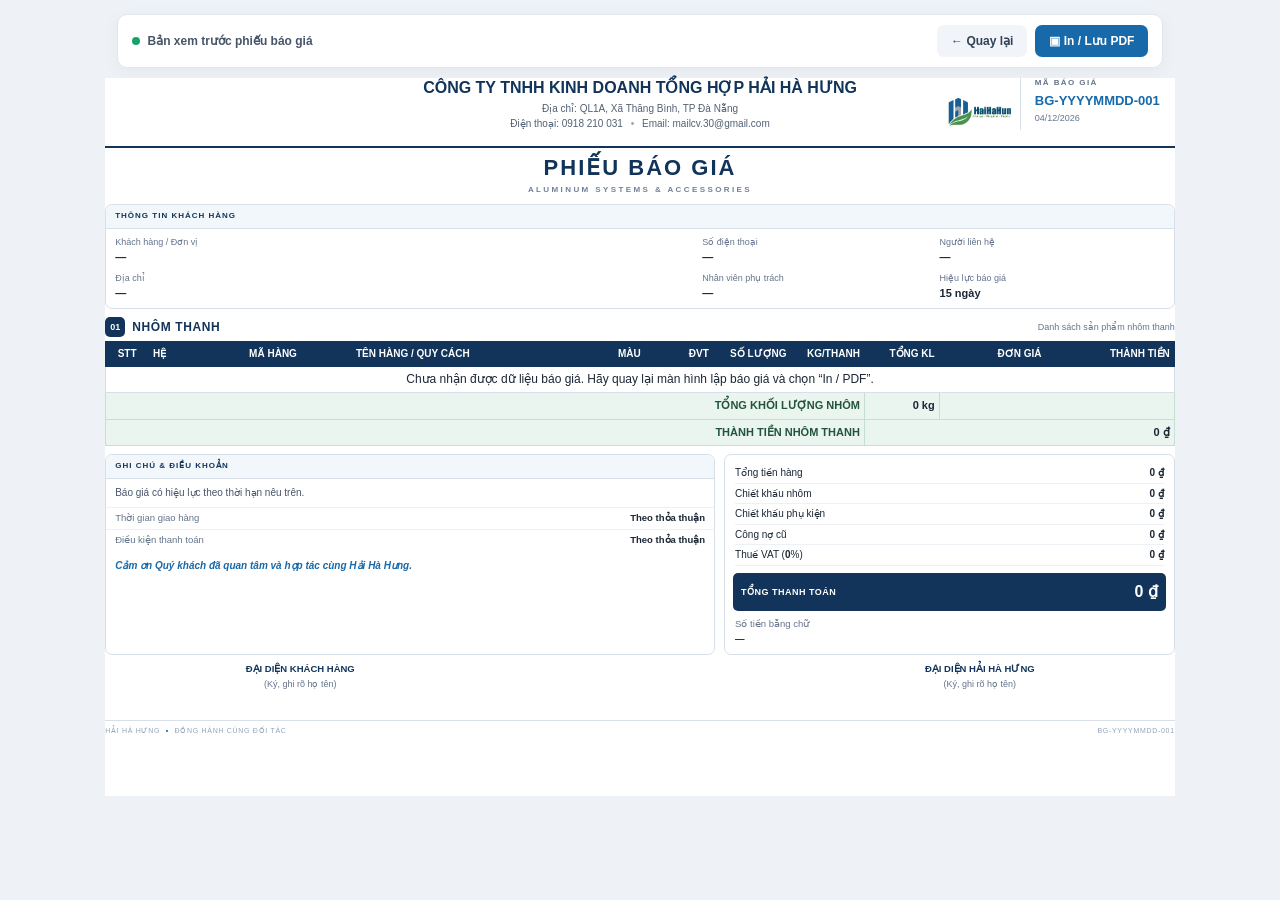
<file: sites/in-bao-gia/index.html>
<!DOCTYPE html>
<html lang="vi">
<head>
  <meta charset="UTF-8">
  <meta name="viewport" content="width=device-width, initial-scale=1">
  <title>Phiếu báo giá - Hải Hà Hưng</title>
  <link rel="stylesheet" href="../../assets/css/print.css">
</head>
<body>
  <nav class="toolbar no-print">
    <div class="toolbar-note"><span class="toolbar-dot"></span> Bản xem trước phiếu báo giá</div>
    <div class="toolbar-actions">
      <button class="btn btn-light" id="backBtn" type="button">← Quay lại</button>
      <button class="btn btn-primary" id="printBtn" type="button">▣ In / Lưu PDF</button>
    </div>
  </nav>

  <main class="paper">
    <header class="company-header">
      <div class="company-info">
        <h1>CÔNG TY TNHH KINH DOANH TỔNG HỢP HẢI HÀ HƯNG</h1>
        <p>Địa chỉ: QL1A, Xã Thăng Bình, TP Đà Nẵng</p>
        <p>Điện thoại: 0918 210 031 <span class="separator">•</span> Email: mailcv.30@gmail.com</p>
      </div>
      <div class="brand-mark" aria-label="Hải Hà Hưng"><img src="../../assets/images/logo-hai-ha-hung.png" alt="Logo Hải Hà Hưng"></div>
      <div class="quote-stamp">
        <span>MÃ BÁO GIÁ</span>
        <strong id="quoteCode">BG-YYYYMMDD-001</strong>
        <small id="quoteDate">Ngày ... tháng ... năm ...</small>
      </div>
    </header>

    <div class="title-block">
      <h2>PHIẾU BÁO GIÁ</h2>
      <p>ALUMINUM SYSTEMS & ACCESSORIES</p>
    </div>

    <section class="customer-panel">
      <div class="section-label">THÔNG TIN KHÁCH HÀNG</div>
      <div class="customer-grid">
        <div class="customer-field wide"><span>Khách hàng / Đơn vị</span><strong id="customerName">—</strong></div>
        <div class="customer-field"><span>Số điện thoại</span><strong id="customerPhone">—</strong></div>
        <div class="customer-field"><span>Người liên hệ</span><strong id="customerContact">—</strong></div>
        <div class="customer-field wide"><span>Địa chỉ</span><strong id="customerAddress">—</strong></div>
        <div class="customer-field"><span>Nhân viên phụ trách</span><strong id="salesperson">—</strong></div>
        <div class="customer-field"><span>Hiệu lực báo giá</span><strong id="validity">15 ngày</strong></div>
      </div>
    </section>

    <section class="table-section">
      <div class="table-heading"><span class="number">01</span><h3>NHÔM THANH</h3><span class="table-caption" id="aluminumCaption">Danh sách sản phẩm nhôm thanh</span></div>
      <table class="quote-table">
        <thead><tr>
          <th class="center stt">STT</th><th class="system-col">HỆ</th><th class="code">MÃ HÀNG</th><th class="name-col">TÊN HÀNG / QUY CÁCH</th>
          <th class="center color-col">MÀU</th><th class="center unit">ĐVT</th>
          <th class="num qty">SỐ LƯỢNG</th><th class="num weight-col">KG/THANH</th><th class="num kg-total-col">TỔNG KL</th><th class="num price">ĐƠN GIÁ</th><th class="num total">THÀNH TIỀN</th>
        </tr></thead>
        <tbody id="aluminumBody"></tbody>
        <tfoot><tr><td colspan="8" class="summary-label">TỔNG KHỐI LƯỢNG NHÔM</td><td class="num" id="aluminumWeightTotal">0 kg</td><td colspan="2"></td></tr><tr><td colspan="8" class="summary-label">THÀNH TIỀN NHÔM THANH</td><td colspan="3" class="num summary-amount" id="aluminumTotal">0 ₫</td></tr></tfoot>
      </table>
      <div class="empty-state" id="aluminumEmpty">Chưa có sản phẩm nhôm thanh.</div>
    </section>

    <section class="table-section" id="accessorySection">
      <div class="table-heading"><span class="number">02</span><h3>PHỤ KIỆN</h3><span class="table-caption">Danh sách phụ kiện đi kèm (nếu có)</span></div>
      <table class="quote-table" id="accessoryTable">
        <thead><tr>
          <th class="center stt">STT</th><th class="code">MÃ HÀNG</th><th>TÊN PHỤ KIỆN</th>
          <th>NHÓM / QUY CÁCH</th><th class="center unit">ĐVT</th>
          <th class="num qty">SL</th><th class="num price">ĐƠN GIÁ</th><th class="num accessory-discount-col">CK RIÊNG (%)</th><th class="num total">THÀNH TIỀN</th>
        </tr></thead>
        <tbody id="accessoryBody"></tbody>
        <tfoot><tr><td colspan="7" class="summary-label">THÀNH TIỀN PHỤ KIỆN</td><td colspan="2" class="num summary-amount" id="accessoryTotal">0 ₫</td></tr></tfoot>
      </table>
      <div class="empty-state" id="accessoryEmpty">Không bao gồm phụ kiện trong báo giá này.</div>
    </section>

    <section class="bottom-grid">
      <div class="notes-card">
        <div class="section-label">GHI CHÚ & ĐIỀU KHOẢN</div>
        <p id="quoteNotes">Báo giá có hiệu lực theo thời hạn nêu trên.</p>
        <div class="terms-row"><span>Thời gian giao hàng</span><strong id="deliveryTime">Theo thỏa thuận</strong></div>
        <div class="terms-row"><span>Điều kiện thanh toán</span><strong id="paymentTerms">Theo thỏa thuận</strong></div>
        <p class="thanks">Cảm ơn Quý khách đã quan tâm và hợp tác cùng Hải Hà Hưng.</p>
      </div>
      <div class="totals-card">
        <div class="total-row"><span>Tổng tiền hàng</span><strong id="subtotal">0 ₫</strong></div>
        <div class="total-row" id="discountAlRow"><span>Chiết khấu nhôm</span><strong id="discountAl">0 ₫</strong></div>
        <div class="total-row" id="discountAccRow"><span>Chiết khấu phụ kiện</span><strong id="discountAcc">0 ₫</strong></div>
        <div class="total-row" id="oldDebtRow"><span>Công nợ cũ</span><strong id="oldDebt">0 ₫</strong></div>
        <div class="total-row" id="vatRow"><span>Thuế VAT (<b id="vatRate">0</b>%)</span><strong id="vatAmount">0 ₫</strong></div>
        <div class="grand-row"><span>TỔNG THANH TOÁN</span><strong id="grandTotal">0 ₫</strong></div>
        <div class="amount-words"><span>Số tiền bằng chữ</span><strong id="amountWords">—</strong></div>
      </div>
    </section>

    <section class="signatures">
      <div><strong>ĐẠI DIỆN KHÁCH HÀNG</strong><span>(Ký, ghi rõ họ tên)</span><div class="sign-space"></div></div>
      <div><strong>ĐẠI DIỆN HẢI HÀ HƯNG</strong><span>(Ký, ghi rõ họ tên)</span><div class="sign-space"></div></div>
    </section>
    <footer class="paper-footer"><span>HẢI HÀ HƯNG <b>•</b> ĐỒNG HÀNH CÙNG ĐỐI TÁC</span><span id="footerCode">BG-YYYYMMDD-001</span></footer>
  </main>
  <script src="../../assets/js/print.js"></script>
</body>
</html>
</file>
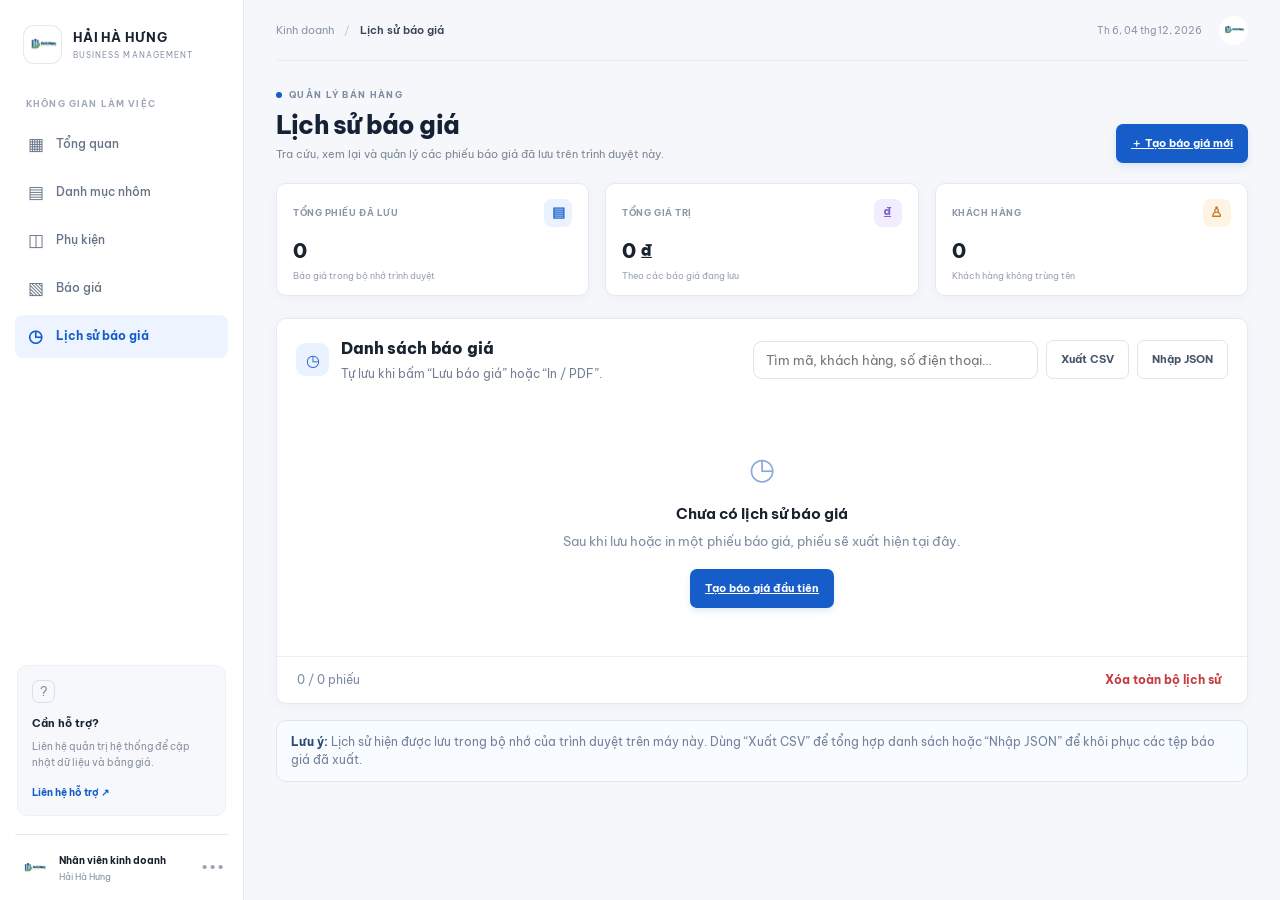
<file: sites/lich-su-bao-gia/index.html>
<!doctype html>
<html lang="vi"><head><meta charset="utf-8"><meta name="viewport" content="width=device-width,initial-scale=1"><title>Lịch sử báo giá | Hải Hà Hưng</title><link rel="stylesheet" href="../../assets/css/style.css"><link rel="stylesheet" href="../../assets/css/lich-su-bao-gia.css"></head>
<body><div class="app-shell"><aside class="sidebar" id="appSidebar"><div class="brand-lockup"><div class="brand-mark"><img src="../../assets/images/logo-hai-ha-hung.png" alt="Logo Hải Hà Hưng"></div><div><strong>HẢI HÀ HƯNG</strong><small>BUSINESS MANAGEMENT</small></div></div><div class="side-caption">KHÔNG GIAN LÀM VIỆC</div><nav class="side-nav" aria-label="Điều hướng chính"><a href="#" class="nav-item"><span class="nav-icon">▦</span> Tổng quan</a><a href="../danh-muc-nhom/index.html" class="nav-item"><span class="nav-icon">▤</span> Danh mục nhôm</a><a href="../phu-kien/index.html" class="nav-item"><span class="nav-icon">◫</span> Phụ kiện</a><a href="../bao-gia/index.html" class="nav-item"><span class="nav-icon">▧</span> Báo giá</a><a href="../lich-su-bao-gia/index.html" class="nav-item active"><span class="nav-icon">◷</span> Lịch sử báo giá</a></nav><div class="sidebar-bottom"><div class="help-card"><div class="help-icon">?</div><strong>Cần hỗ trợ?</strong><p>Liên hệ quản trị hệ thống để cập nhật dữ liệu và bảng giá.</p><a href="mailto:kinhdoanh@haihahung.vn">Liên hệ hỗ trợ ↗</a></div><div class="user-profile"><div class="avatar"><img src="../../assets/images/logo-hai-ha-hung.png" alt="Logo Hải Hà Hưng"></div><div class="user-info"><strong>Nhân viên kinh doanh</strong><small>Hải Hà Hưng</small></div><span class="more">•••</span></div></div></aside>
<main class="main-content"><header class="topbar"><button class="mobile-menu-btn" id="mobileMenuBtn" type="button" aria-label="Mở menu" aria-expanded="false">☰</button><div class="breadcrumbs"><span>Kinh doanh</span><span class="crumb-sep">/</span><strong>Lịch sử báo giá</strong></div><div class="top-actions"><span class="today" id="todayLabel"></span><div class="top-avatar"><img src="../../assets/images/logo-hai-ha-hung.png" alt="Logo Hải Hà Hưng"></div></div></header>
<section class="page-heading"><div><div class="eyebrow"><span class="eyebrow-dot"></span> QUẢN LÝ BÁN HÀNG</div><h1>Lịch sử báo giá</h1><p class="subtitle">Tra cứu, xem lại và quản lý các phiếu báo giá đã lưu trên trình duyệt này.</p></div><div class="heading-actions"><a class="btn btn-primary" href="../bao-gia/index.html">＋ Tạo báo giá mới</a></div></section>
<section class="history-stats"><article class="stat-card"><div class="stat-top"><span>TỔNG PHIẾU ĐÃ LƯU</span><span class="stat-icon blue">▤</span></div><div class="stat-value" id="totalQuotes">0</div><div class="stat-note">Báo giá trong bộ nhớ trình duyệt</div></article><article class="stat-card"><div class="stat-top"><span>TỔNG GIÁ TRỊ</span><span class="stat-icon violet">₫</span></div><div class="stat-value" id="totalValue">0 ₫</div><div class="stat-note">Theo các báo giá đang lưu</div></article><article class="stat-card"><div class="stat-top"><span>KHÁCH HÀNG</span><span class="stat-icon orange">♙</span></div><div class="stat-value" id="customerCount">0</div><div class="stat-note">Khách hàng không trùng tên</div></article></section>
<section class="panel history-panel"><div class="panel-heading history-toolbar"><div class="section-title"><div class="section-icon blue-bg">◷</div><div><h2>Danh sách báo giá</h2><p>Tự lưu khi bấm “Lưu báo giá” hoặc “In / PDF”.</p></div></div><div class="history-tools"><input id="historySearch" type="search" placeholder="Tìm mã, khách hàng, số điện thoại…"><button class="btn btn-secondary" id="exportHistory">Xuất CSV</button><label class="btn btn-secondary import-label">Nhập JSON<input id="importHistory" type="file" accept=".json,application/json" multiple hidden></label></div></div><div class="table-wrap"><table class="data-table history-table"><thead><tr><th>NGÀY</th><th>MÃ BÁO GIÁ</th><th>KHÁCH HÀNG</th><th>ĐIỆN THOẠI</th><th class="align-right">SỐ DÒNG</th><th class="align-right">TỔNG THANH TOÁN</th><th>TRẠNG THÁI</th><th>THAO TÁC</th></tr></thead><tbody id="historyRows"></tbody></table></div><div class="history-empty hidden" id="historyEmpty"><div class="empty-icon">◷</div><h3>Chưa có lịch sử báo giá</h3><p>Sau khi lưu hoặc in một phiếu báo giá, phiếu sẽ xuất hiện tại đây.</p><a class="btn btn-primary" href="../bao-gia/index.html">Tạo báo giá đầu tiên</a></div><div class="history-footer"><span id="historyCount">0 phiếu</span><button class="text-danger" id="clearHistory">Xóa toàn bộ lịch sử</button></div></section>
<div class="history-note"><strong>Lưu ý:</strong> Lịch sử hiện được lưu trong bộ nhớ của trình duyệt trên máy này. Dùng “Xuất CSV” để tổng hợp danh sách hoặc “Nhập JSON” để khôi phục các tệp báo giá đã xuất.</div></main></div><div class="toast" id="historyToast" role="status"></div><button class="mobile-nav-backdrop hidden" id="mobileNavBackdrop" aria-label="Đóng menu"></button><script src="../../assets/js/lich-su-bao-gia.js"></script><script>
(()=>{const side=document.getElementById('appSidebar'),btn=document.getElementById('mobileMenuBtn'),back=document.getElementById('mobileNavBackdrop');if(!side||!btn||!back)return;const close=()=>{side.classList.remove('mobile-open');back.classList.add('hidden');btn.setAttribute('aria-expanded','false');document.body.classList.remove('mobile-menu-open')};btn.addEventListener('click',()=>{const open=!side.classList.contains('mobile-open');side.classList.toggle('mobile-open',open);back.classList.toggle('hidden',!open);btn.setAttribute('aria-expanded',String(open));document.body.classList.toggle('mobile-menu-open',open)});back.addEventListener('click',close);side.querySelectorAll('.nav-item').forEach(a=>a.addEventListener('click',close));})();
</script></body></html>
</file>
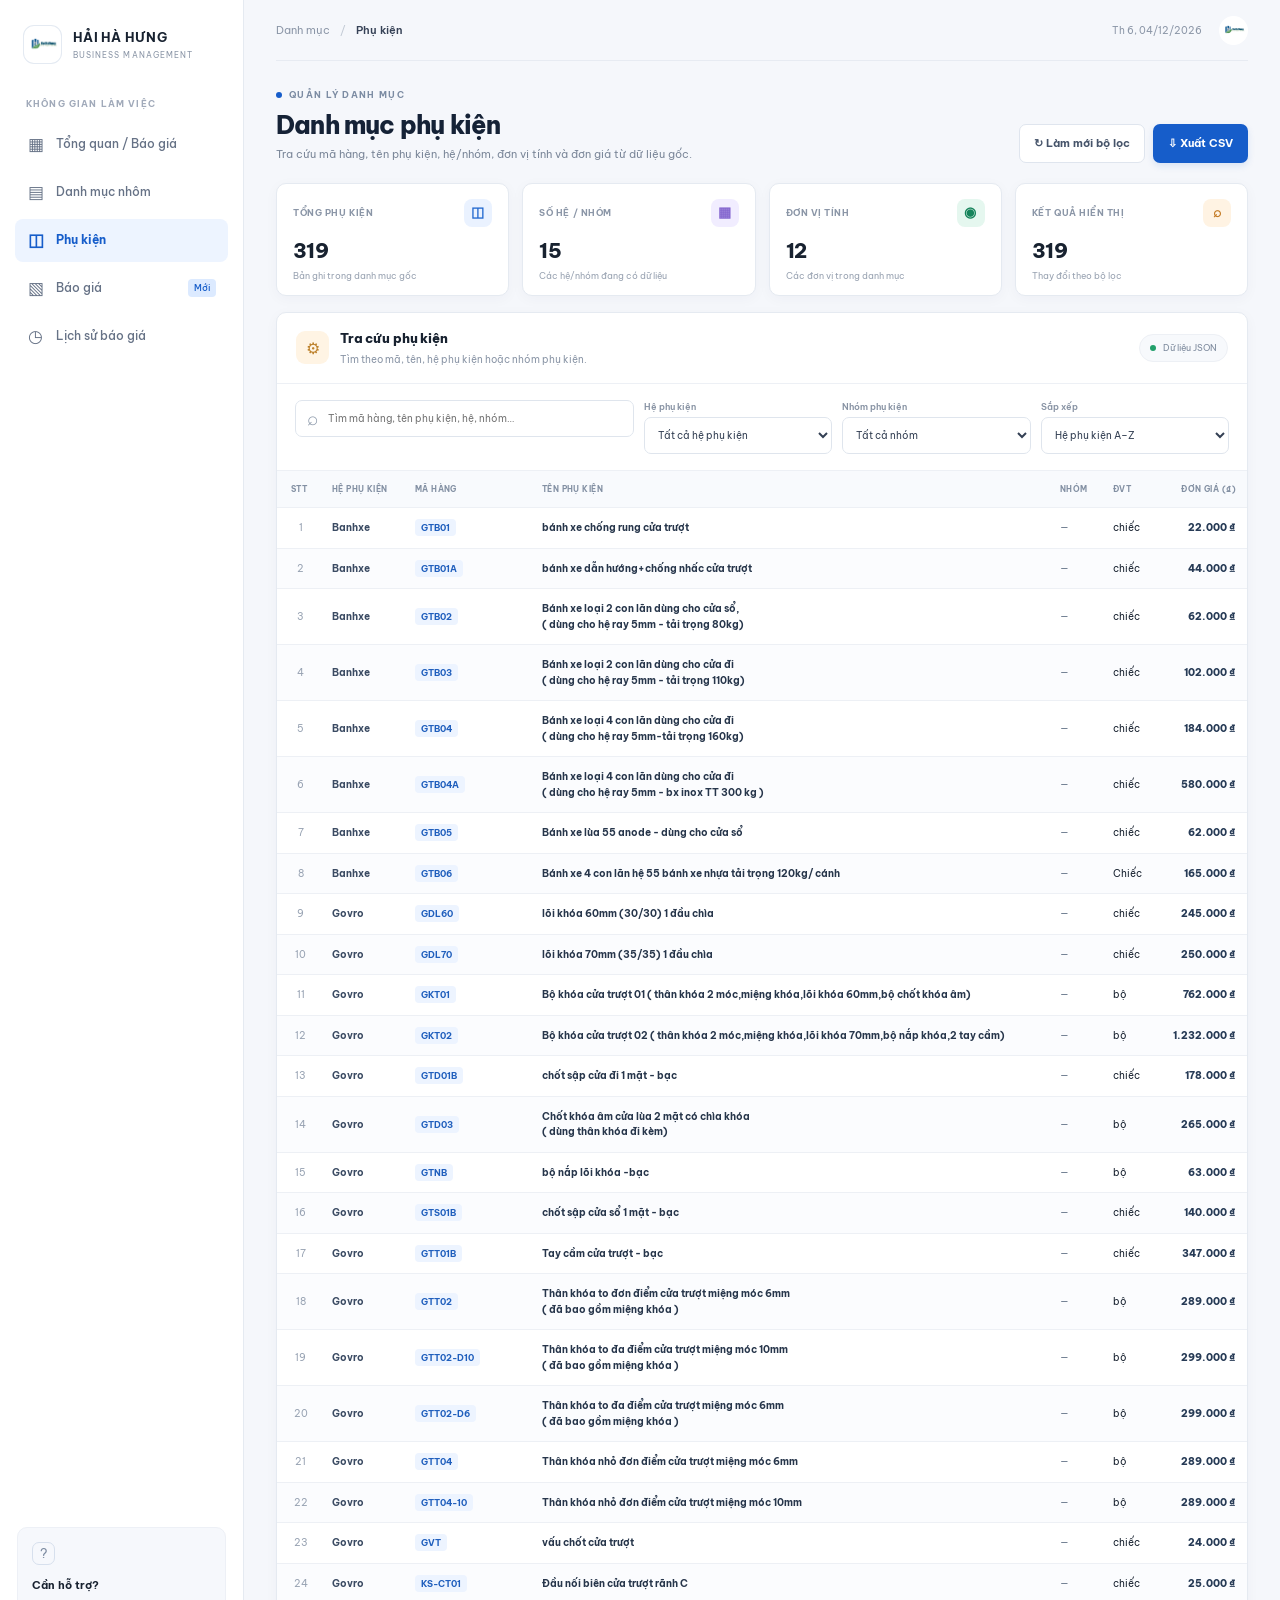
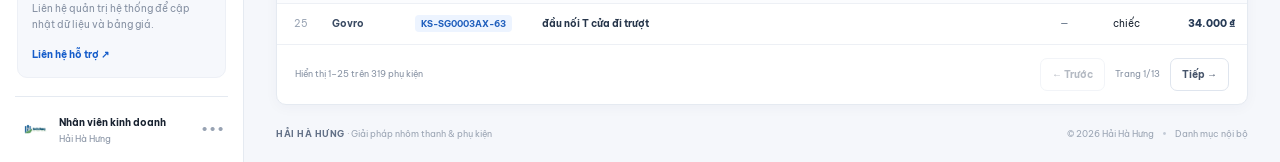
<file: sites/phu-kien/index.html>
<!doctype html>
<html lang="vi"><head><meta charset="utf-8"><meta name="viewport" content="width=device-width, initial-scale=1"><meta name="theme-color" content="#165dca"><title>Danh mục phụ kiện | Hải Hà Hưng</title><link rel="stylesheet" href="../../assets/css/style.css"><link rel="stylesheet" href="../../assets/css/catalog-nhom.css"><link rel="stylesheet" href="../../assets/css/phu-kien.css"></head>
<body><div class="app-shell">
<aside class="sidebar"><div class="brand-lockup"><div class="brand-mark"><img src="../../assets/images/logo-hai-ha-hung.png" alt="Logo Hải Hà Hưng"></div><div><strong>HẢI HÀ HƯNG</strong><small>BUSINESS MANAGEMENT</small></div></div><div class="side-caption">KHÔNG GIAN LÀM VIỆC</div><nav class="side-nav" aria-label="Điều hướng chính"><a href="../bao-gia/index.html" class="nav-item"><span class="nav-icon">▦</span> Tổng quan / Báo giá</a><a href="../danh-muc-nhom/index.html" class="nav-item"><span class="nav-icon">▤</span> Danh mục nhôm</a><a href="../phu-kien/index.html" class="nav-item active" aria-current="page"><span class="nav-icon">◫</span> Phụ kiện</a><a href="../bao-gia/index.html" class="nav-item"><span class="nav-icon">▧</span> Báo giá <span class="nav-pill">Mới</span></a><a href="../lich-su-bao-gia/index.html" class="nav-item"><span class="nav-icon">◷</span> Lịch sử báo giá</a></nav><div class="sidebar-bottom"><div class="help-card"><div class="help-icon">?</div><strong>Cần hỗ trợ?</strong><p>Liên hệ quản trị hệ thống để cập nhật dữ liệu và bảng giá.</p><a href="mailto:mailcv.30@gmail.com">Liên hệ hỗ trợ ↗</a></div><div class="user-profile"><div class="avatar"><img src="../../assets/images/logo-hai-ha-hung.png" alt="Logo Hải Hà Hưng"></div><div class="user-info"><strong>Nhân viên kinh doanh</strong><small>Hải Hà Hưng</small></div><span class="more">•••</span></div></div></aside>
<main class="main-content"><header class="topbar"><div class="breadcrumbs"><span>Danh mục</span><span class="crumb-sep">/</span><strong>Phụ kiện</strong></div><div class="top-actions"><span class="today" id="todayLabel"></span><div class="top-avatar"><img src="../../assets/images/logo-hai-ha-hung.png" alt="Logo Hải Hà Hưng"></div></div></header>
<section class="page-heading"><div><div class="eyebrow"><span class="eyebrow-dot"></span> QUẢN LÝ DANH MỤC</div><h1>Danh mục phụ kiện</h1><p class="subtitle">Tra cứu mã hàng, tên phụ kiện, hệ/nhóm, đơn vị tính và đơn giá từ dữ liệu gốc.</p></div><div class="heading-actions"><button class="btn btn-secondary" id="resetFilters">↻ Làm mới bộ lọc</button><button class="btn btn-primary" id="exportCsv">⇩ Xuất CSV</button></div></section>
<section class="catalog-stats"><article class="stat-card"><div class="stat-top"><span>TỔNG PHỤ KIỆN</span><span class="stat-icon blue">◫</span></div><div class="stat-value" id="totalProducts">—</div><div class="stat-note">Bản ghi trong danh mục gốc</div></article><article class="stat-card"><div class="stat-top"><span>SỐ HỆ / NHÓM</span><span class="stat-icon violet">▦</span></div><div class="stat-value" id="totalSystems">—</div><div class="stat-note">Các hệ/nhóm đang có dữ liệu</div></article><article class="stat-card"><div class="stat-top"><span>ĐƠN VỊ TÍNH</span><span class="stat-icon green">◉</span></div><div class="stat-value" id="totalUnits">—</div><div class="stat-note">Các đơn vị trong danh mục</div></article><article class="stat-card"><div class="stat-top"><span>KẾT QUẢ HIỂN THỊ</span><span class="stat-icon orange">⌕</span></div><div class="stat-value" id="visibleProducts">—</div><div class="stat-note">Thay đổi theo bộ lọc</div></article></section>
<section class="panel catalog-panel"><div class="panel-heading catalog-heading"><div class="panel-title-wrap"><div class="section-icon amber-bg">⚙</div><div><h2>Tra cứu phụ kiện</h2><p>Tìm theo mã, tên, hệ phụ kiện hoặc nhóm phụ kiện.</p></div></div><span class="source-chip"><span></span> Dữ liệu JSON</span></div><div class="catalog-filters"><label class="catalog-search"><span>⌕</span><input id="searchInput" type="search" placeholder="Tìm mã hàng, tên phụ kiện, hệ, nhóm…" autocomplete="off"></label><label class="filter-field"><span>Hệ phụ kiện</span><select id="systemFilter"><option value="">Tất cả hệ phụ kiện</option></select></label><label class="filter-field"><span>Nhóm phụ kiện</span><select id="groupFilter"><option value="">Tất cả nhóm</option></select></label><label class="filter-field"><span>Sắp xếp</span><select id="sortFilter"><option value="system">Hệ phụ kiện A–Z</option><option value="code">Mã hàng A–Z</option><option value="name">Tên phụ kiện A–Z</option><option value="price-low">Đơn giá tăng dần</option><option value="price-high">Đơn giá giảm dần</option></select></label></div>
<div class="catalog-table-wrap"><table class="data-table catalog-table accessory-catalog-table"><thead><tr><th>STT</th><th>HỆ PHỤ KIỆN</th><th>MÃ HÀNG</th><th>TÊN PHỤ KIỆN</th><th>NHÓM</th><th>ĐVT</th><th class="align-right">ĐƠN GIÁ (₫)</th></tr></thead><tbody id="catalogRows"><tr><td colspan="7" class="catalog-loading">Đang tải danh mục phụ kiện…</td></tr></tbody></table></div><div class="catalog-table-footer"><span id="resultSummary">Đang tải dữ liệu…</span><div class="pagination"><button class="btn btn-secondary btn-small" id="prevPage" disabled>← Trước</button><span id="pageLabel">Trang 1</span><button class="btn btn-secondary btn-small" id="nextPage" disabled>Tiếp →</button></div></div></section><footer class="page-footer"><div><strong>HẢI HÀ HƯNG</strong><span> · Giải pháp nhôm thanh & phụ kiện</span></div><div>© <span id="yearLabel">2026</span> Hải Hà Hưng <span class="footer-sep">•</span> Danh mục nội bộ</div></footer></main></div><div class="toast" id="toast" role="status" aria-live="polite"></div><script src="../../assets/js/phu-kien.js"></script></body></html>
</file>
<file: assets/css/login.css>
@import url('https://fonts.googleapis.com/css2?family=Be+Vietnam+Pro:wght@400;500;600;700;800&display=swap');
:root{font-family:'Be Vietnam Pro',Arial,sans-serif;color:#17243a;background:#f2f5f8;font-synthesis:none}
*{box-sizing:border-box}body{margin:0;min-height:100vh;display:grid;place-items:center;padding:24px;background:radial-gradient(ellipse at 20% 10%,#fff 0,transparent 45%),#eef2f6;font-size:14px}.login-card{width:min(100%,900px);min-height:590px;display:grid;grid-template-columns:304px 1fr;background:#fff;border-radius:23px;overflow:hidden;box-shadow:0 22px 65px #1a2c451f}.welcome{position:relative;overflow:hidden;padding:30px 32px;color:#fff;background:linear-gradient(155deg,#287ec3 0%,#1d5e91 58%,#174b76 100%)}.brand{font-size:26px;font-weight:800;letter-spacing:-.7px;margin:0 0 24px;line-height:1.2}.welcome h2{font-size:24px;line-height:1.25;margin:0 0 8px;font-weight:800}.welcome p{line-height:1.55;margin:0;color:#e7f2ff}.features{display:grid;gap:12px;margin-top:23px}.feature{display:flex;align-items:center;gap:9px;line-height:1.4}.feature-icon{width:23px;height:23px;flex:0 0 23px;border-radius:50%;display:grid;place-items:center;background:#ffffff30;font-size:12px}.owl{position:absolute;bottom:23px;left:50%;transform:translateX(-50%);width:170px;height:150px;display:grid;place-items:center}.owl-mark{width:122px;height:122px;border-radius:42% 42% 38% 38%;background:linear-gradient(145deg,#fff,#d8e6f3);box-shadow:inset 0 -9px 0 #b6ccdf,0 10px 24px #0d315b35;display:grid;place-items:center;color:#15588f;font-size:42px;font-weight:800;border:5px solid #d5e2ef}.login-panel{padding:38px;display:flex;flex-direction:column;justify-content:center}.login-panel h1{font-size:23px;line-height:1.3;margin:0 0 3px;font-weight:800;color:#14233b}.subheading{margin:0 0 24px;color:#718096}.field{display:block;margin:0 0 16px}.field span{display:block;margin-bottom:7px;color:#34445e;font-size:13px}.field input{width:100%;height:47px;border:1px solid #d3dce8;border-radius:11px;padding:0 13px;color:#17243a;background:#fff;outline:none;transition:border-color .15s,box-shadow .15s}.field input:focus{border-color:#287ec3;box-shadow:0 0 0 3px #287ec31c}.password-wrap{position:relative}.password-wrap input{padding-right:48px}.toggle-password{position:absolute;right:0;top:0;height:47px;width:45px;border:0;border-left:1px solid #e1e7ef;border-radius:0 11px 11px 0;background:#f7f9fc;color:#53657e}.login-error{padding:10px 12px;border:1px solid #f3c6c6;background:#fff4f4;color:#a32626;border-radius:9px;margin:0 0 14px;font-size:12px}.login-error[hidden]{display:none}.login-submit{height:47px;width:100%;border:0;border-radius:10px;background:#2476b8;color:#fff;font-weight:700;font-size:14px;box-shadow:0 5px 12px #2476b824}.login-submit:hover{background:#1d639d}.login-submit:disabled{opacity:.65;cursor:wait}.login-foot{text-align:center;color:#7b8798;font-size:12px;margin:18px 0 0}.login-foot strong{color:#2469a3}@media(max-width:700px){body{padding:12px;align-items:start}.login-card{grid-template-columns:1fr;min-height:0;border-radius:18px}.welcome{padding:23px 24px 20px;min-height:225px}.brand{font-size:23px;margin-bottom:15px}.welcome h2{font-size:21px}.features{grid-template-columns:1fr 1fr;gap:9px;margin-top:15px;font-size:11px}.owl{right:15px;left:auto;bottom:12px;transform:none;width:66px;height:66px;opacity:.85}.owl-mark{width:58px;height:58px;border-width:3px;font-size:23px}.login-panel{padding:28px 23px 25px}.login-panel h1{font-size:22px}}
</file>
<file: assets/css/style.css>
@import url('https://fonts.googleapis.com/css2?family=Be+Vietnam+Pro:wght@400;500;600;700;800&display=swap');
:root{--blue:#165dca;--blue-dark:#1049a6;--blue-soft:#edf4ff;--ink:#182230;--muted:#738094;--line:#e5eaf1;--surface:#fff;--canvas:#f5f7fb;--green:#16845b;--shadow:0 3px 14px rgba(20,42,78,.035)}
*{box-sizing:border-box}html{scroll-behavior:smooth}body{margin:0;background:var(--canvas);color:var(--ink);font-family:'Be Vietnam Pro',Arial,sans-serif;font-size:13px;line-height:1.5}button,input,select,textarea{font:inherit}button{cursor:pointer}.app-shell{display:flex;min-height:100vh}.sidebar{width:244px;flex:0 0 244px;background:#fff;border-right:1px solid var(--line);padding:25px 15px 16px;display:flex;flex-direction:column;min-height:100vh}.brand-lockup{display:flex;align-items:center;gap:11px;padding:0 8px 33px}.brand-mark{height:39px;width:39px;border-radius:11px;background:linear-gradient(145deg,#1c70e9,#1048a6);display:grid;place-items:center;color:#fff;font-weight:800;font-size:14px;letter-spacing:-1px;box-shadow:0 5px 12px #165dca35}.brand-lockup strong{display:block;font-size:13px;letter-spacing:.25px}.brand-lockup small{display:block;font-size:8px;color:#8b96a7;letter-spacing:1.05px;margin-top:2px}.side-caption{font-size:9px;color:#a1aaba;font-weight:700;letter-spacing:1.15px;padding:0 11px 12px}.side-nav{display:grid;gap:5px}.nav-item{height:43px;padding:0 12px;display:flex;align-items:center;gap:12px;color:#667286;text-decoration:none;border-radius:8px;font-size:12px;font-weight:500}.nav-item:hover{background:#f6f8fc}.nav-item.active{background:#edf4ff;color:var(--blue);font-weight:700}.nav-icon{width:17px;text-align:center;font-size:17px;line-height:1}.nav-pill{font-size:9px;background:#dceaff;color:#165dca;padding:2px 6px;border-radius:4px;margin-left:auto}.sidebar-bottom{margin-top:auto}.help-card{background:#f6f8fc;border:1px solid #edf0f6;border-radius:10px;padding:14px;margin:20px 2px 18px}.help-icon{width:23px;height:23px;border:1px solid #d7e0ed;color:#7c8ba1;display:grid;place-items:center;border-radius:7px;margin-bottom:10px}.help-card strong{font-size:11px}.help-card p{font-size:10px;color:#8590a2;line-height:1.65;margin:6px 0 10px}.help-card a{font-size:10px;color:var(--blue);font-weight:700;text-decoration:none}.user-profile{border-top:1px solid var(--line);padding:17px 3px 0;display:flex;align-items:center;gap:9px}.avatar,.top-avatar{width:32px;height:32px;border-radius:50%;background:#e4edff;color:#165dca;display:grid;place-items:center;font-weight:800;font-size:10px}.user-info{min-width:0;flex:1}.user-info strong,.user-info small{display:block;white-space:nowrap;overflow:hidden;text-overflow:ellipsis}.user-info strong{font-size:10px}.user-info small{font-size:9px;color:#8994a5;margin-top:2px}.more{color:#98a3b3;letter-spacing:1px}.main-content{flex:1;min-width:0;padding:0 32px 0}.topbar{height:61px;border-bottom:1px solid #e7ebf2;display:flex;align-items:center;justify-content:space-between}.breadcrumbs{display:flex;align-items:center;gap:10px;color:#8b96a7;font-size:11px}.breadcrumbs strong{color:#364256;font-weight:600}.crumb-sep{color:#c1c9d4}.top-actions{display:flex;align-items:center;gap:17px}.today{font-size:10px;color:#8b96a7}.icon-button{position:relative;border:1px solid var(--line);background:#fff;width:31px;height:31px;border-radius:8px;color:#69778b;font-size:17px;display:grid;place-items:center}.icon-button i{position:absolute;width:5px;height:5px;border-radius:50%;background:#ed795e;right:5px;top:5px;border:1px solid #fff}.top-avatar{width:29px;height:29px}.page-heading{display:flex;justify-content:space-between;align-items:flex-end;padding:27px 0 20px;gap:20px}.eyebrow{font-size:9px;letter-spacing:1.3px;color:#7c8ca3;font-weight:700;display:flex;align-items:center;gap:7px}.eyebrow-dot{width:6px;height:6px;border-radius:50%;background:var(--blue)}h1{font-size:25px;line-height:1.3;letter-spacing:-.8px;margin:7px 0 5px;font-weight:800;color:#152236}.subtitle{font-size:11px;color:#7b8799;margin:0}.heading-actions{display:flex;gap:8px}.btn{border-radius:7px;border:1px solid transparent;display:inline-flex;align-items:center;justify-content:center;gap:7px;font-weight:700;font-size:11px;padding:10px 14px;white-space:nowrap;transition:all .15s}.btn-primary{background:var(--blue);color:#fff;box-shadow:0 3px 7px #165dca20}.btn-primary:hover{background:var(--blue-dark)}.btn-secondary{background:#fff;color:#46546a;border-color:#dfe5ee}.btn-secondary:hover,.btn-outline:hover{background:#f6f9ff;border-color:#b7cff6}.btn-small{padding:8px 11px;font-size:10px}.btn-outline{background:#fff;border:1px solid #dfe5ee;color:#44546a}.stats-grid{display:grid;grid-template-columns:repeat(4,minmax(0,1fr));gap:13px;margin-bottom:16px}.stat-card{background:#fff;border:1px solid var(--line);border-radius:10px;padding:15px 16px 13px;box-shadow:var(--shadow);min-width:0}.stat-top{display:flex;align-items:center;justify-content:space-between;color:#8b96a7;font-size:9px;letter-spacing:.55px;font-weight:700}.stat-icon{width:28px;height:28px;border-radius:8px;display:grid;place-items:center;font-size:14px}.stat-icon.blue{color:#246ad0;background:#eaf2ff}.stat-icon.violet{color:#8264ce;background:#f1edff}.stat-icon.orange{color:#c47b26;background:#fff3e3}.stat-icon.green{color:#16845b;background:#e5f7ef}.stat-value{font-size:20px;font-weight:800;letter-spacing:-.6px;margin:9px 0 3px;white-space:nowrap;overflow:hidden;text-overflow:ellipsis}.stat-value small{font-size:11px;font-weight:600;color:#8692a3;letter-spacing:0}.stat-note{font-size:9px;color:#98a2b1;white-space:nowrap}.stat-note strong{color:#6b778a;font-weight:600}.status-dot{display:inline-block;width:5px;height:5px;background:#32b47c;border-radius:50%;margin-left:3px;vertical-align:middle}.total-stat .stat-value{color:#1558bc;font-size:19px}.panel{background:#fff;border:1px solid var(--line);border-radius:10px;margin-bottom:16px;box-shadow:var(--shadow);min-width:0}.panel-heading{display:flex;align-items:center;justify-content:space-between;padding:17px 19px 15px;gap:14px}.panel-title-wrap{display:flex;align-items:center;gap:11px;min-width:0}.section-icon{width:33px;height:33px;flex:0 0 33px;display:grid;place-items:center;border-radius:9px;background:#f0f3f8;color:#6e7c90;font-size:16px}.section-icon.blue-bg{background:#eaf2ff;color:#1d63c6}.section-icon.amber-bg{background:#fff4e4;color:#bd812b}.section-icon.green-bg{background:#e5f7ef;color:#16845b}.panel h2{font-size:13px;margin:0 0 3px;font-weight:800;letter-spacing:-.15px}.panel-heading p{font-size:10px;color:#8b96a7;margin:0}.required-note{font-size:9px;color:#929cad}.required-note span,.field b{color:#e45c54}.form-grid{display:grid;grid-template-columns:repeat(4,minmax(0,1fr));gap:13px 15px}.customer-grid{padding:0 19px 20px}.field{display:flex;flex-direction:column;gap:6px;min-width:0}.field>span{font-size:10px;color:#687589;font-weight:600}.field input,.field select,.field textarea,.inline-money input,.inline-money select{width:100%;min-width:0;background:#fff;border:1px solid #dfe5ed;border-radius:6px;color:#344054;padding:9px 10px;outline:none;transition:border .15s,box-shadow .15s;font-size:10px}.field input,.field select{height:35px}.field input::placeholder,.field textarea::placeholder{color:#b2bac6}.field input:focus,.field select:focus,.field textarea:focus,.inline-money input:focus,.inline-money select:focus{border-color:#77a6f1;box-shadow:0 0 0 3px #eaf2ff}.field textarea{resize:vertical;line-height:1.65}.span-2{grid-column:span 2}.products-heading{padding-bottom:14px}.heading-tools{display:flex;align-items:center;gap:8px}.search-box,.modal-search{height:34px;border:1px solid #dfe5ed;border-radius:7px;display:flex;align-items:center;gap:7px;padding:0 10px;color:#8d9aab;min-width:205px}.search-box span,.modal-search span{font-size:18px}.search-box input,.modal-search input{border:0;outline:0;width:100%;font-size:10px;min-width:0;color:#344054;background:transparent}.table-wrap{overflow-x:auto;width:100%}.data-table{border-collapse:collapse;width:100%;min-width:850px;text-align:left}.data-table thead{background:#f8fafd}.data-table th{font-size:8px;letter-spacing:.42px;color:#8390a3;font-weight:700;padding:11px 9px;border-top:1px solid #edf0f5;border-bottom:1px solid #edf0f5;white-space:nowrap}.data-table td{padding:9px;border-bottom:1px solid #edf0f5;vertical-align:middle;font-size:10px}.data-table tbody tr:last-child td{border-bottom:0}.data-table tbody tr:hover{background:#fbfcff}.data-table .col-no{width:36px;text-align:center;padding-left:14px}.data-table .col-product{min-width:205px}.data-table th:first-child{padding-left:14px}.data-table td:first-child{text-align:center;color:#98a3b3;padding-left:14px}.product-name{display:block;font-size:10px;font-weight:700;color:#27364b;margin-bottom:3px;max-width:270px;white-space:normal}.product-code{font-size:9px;color:#8d99aa}.product-code .code-tag{color:#2264c4;background:#eef4ff;padding:2px 5px;border-radius:4px;font-weight:700;margin-right:4px}.cell-input{height:29px;border:1px solid #e1e7ef;border-radius:5px;padding:5px 7px;background:#fff;color:#344054;font-size:10px;outline:none;min-width:76px;width:100%}.cell-input:focus{border-color:#77a6f1;box-shadow:0 0 0 2px #eaf2ff}.cell-input.color-input{min-width:86px}.cell-input.spec-input{min-width:92px}.qty-input{width:69px;min-width:62px;text-align:right}.price-input{width:106px;min-width:96px;text-align:right}.unit-cell{color:#748196;white-space:nowrap}.money-cell{text-align:right;white-space:nowrap;font-weight:700;color:#334155;font-variant-numeric:tabular-nums}.align-right{text-align:right!important}.delete-row{border:0;background:transparent;color:#aab3c0;width:25px;height:27px;border-radius:5px;font-size:16px}.delete-row:hover{background:#fff0ef;color:#d85249}.table-footer{display:flex;align-items:center;justify-content:space-between;gap:12px;padding:12px 17px;border-top:1px solid #edf0f5}.data-hint{display:flex;align-items:center;gap:7px;color:#8b96a7;font-size:9px}.hint-icon{width:14px;height:14px;display:grid;place-items:center;border:1px solid #b8c4d4;border-radius:50%;font-size:9px;font-weight:700}.text-button{border:0;background:none;color:#d35e57;font-size:9px;font-weight:600}.optional-tag{font-size:8px;letter-spacing:.3px;background:#fff5e8;color:#b9802e;border-radius:4px;padding:3px 5px;margin-left:5px;vertical-align:2px}.switch-label{display:flex;align-items:center;gap:9px;color:#637187;font-size:10px;cursor:pointer;white-space:nowrap}.switch-label input{position:absolute;opacity:0;width:1px;height:1px}.switch{width:31px;height:18px;border-radius:20px;background:#c8d0dc;position:relative;transition:background .2s}.switch:after{content:"";position:absolute;top:3px;left:3px;width:12px;height:12px;background:white;border-radius:50%;box-shadow:0 1px 2px #0002;transition:transform .2s}.switch-label input:checked+.switch{background:#236bd2}.switch-label input:checked+.switch:after{transform:translateX(13px)}.accessory-disabled{padding:25px;display:flex;align-items:center;gap:13px;border-top:1px solid #edf0f5;color:#7c899c}.disabled-icon{width:38px;height:38px;border-radius:10px;background:#f4f6f9;display:grid;place-items:center;font-size:18px}.accessory-disabled strong{font-size:11px;color:#536176}.accessory-disabled p{font-size:10px;margin:4px 0 0}.hidden{display:none!important}.bottom-grid{display:grid;grid-template-columns:minmax(0,1fr) minmax(340px,.8fr);gap:16px;align-items:start}.bottom-grid .panel{margin-bottom:16px}.compact-heading{padding-bottom:14px}.notes-panel>.field{padding:0 18px}.terms-row{display:grid;grid-template-columns:1fr 1fr;gap:13px;padding:14px 18px 19px}.totals-lines{padding:0 18px}.total-line{display:flex;align-items:center;justify-content:space-between;gap:12px;padding:9px 0;border-bottom:1px solid #f0f2f6;color:#657287;font-size:10px}.total-line strong{font-size:10px;color:#344054;font-weight:700;font-variant-numeric:tabular-nums;white-space:nowrap}.total-line label{font-size:10px;color:#657287}.muted-line{color:#929cad}.muted-line strong{color:#657287}.inline-money{display:flex;align-items:center;gap:5px;width:145px}.inline-money input{height:29px;padding:5px 7px;text-align:right;width:88px}.inline-money select{height:29px;padding:4px 6px;width:53px}.vat-control{justify-content:flex-end}.vat-control select{width:74px}.grand-total{margin:14px 18px 0;background:#edf4ff;border:1px solid #dce9ff;border-radius:8px;padding:14px;display:flex;align-items:center;justify-content:space-between;gap:10px}.grand-total span{display:block;color:#2864b8;font-size:9px;letter-spacing:.65px;font-weight:800}.grand-total small{display:block;color:#7d94b8;font-size:8px;margin-top:4px}.grand-total strong{font-size:21px;color:#1455b5;letter-spacing:-.5px;white-space:nowrap;font-variant-numeric:tabular-nums}.amount-words{font-size:9px;color:#7f8ba0;padding:10px 19px 17px;line-height:1.6}.page-footer{display:flex;justify-content:space-between;gap:15px;padding:6px 0 22px;color:#9aa4b3;font-size:9px}.page-footer strong{color:#637187;letter-spacing:.5px}.footer-sep{margin:0 6px;color:#c2cad5}.toast{position:fixed;bottom:22px;right:24px;background:#18283f;color:#fff;padding:12px 16px;border-radius:8px;box-shadow:0 8px 30px #14264230;font-size:11px;z-index:20;opacity:0;transform:translateY(8px);pointer-events:none;transition:all .2s}.toast.show{opacity:1;transform:translateY(0)}.modal-backdrop{position:fixed;inset:0;background:#15223870;z-index:30;display:grid;place-items:center;padding:20px}.modal{background:#fff;width:min(650px,100%);max-height:min(720px,90vh);border-radius:13px;box-shadow:0 24px 80px #0f223d40;display:flex;flex-direction:column;overflow:hidden}.modal-head{padding:20px 22px 15px;display:flex;align-items:flex-start;justify-content:space-between;border-bottom:1px solid var(--line)}.modal-head h2{margin:0 0 5px;font-size:16px}.modal-head p{margin:0;color:#8490a2;font-size:10px}.close-modal{font-size:21px}.modal-search{margin:15px 22px;height:38px}.modal-list{overflow-y:auto;padding:0 22px 12px;min-height:100px}.catalog-item{width:100%;display:flex;align-items:center;gap:12px;text-align:left;border:1px solid #e7ebf2;border-radius:8px;background:#fff;padding:11px;margin-bottom:7px}.catalog-item:hover{background:#f5f8ff;border-color:#bdd2f4}.catalog-symbol{height:33px;width:33px;display:grid;place-items:center;border-radius:8px;background:#edf4ff;color:#2768c7;flex:0 0 33px}.catalog-info{flex:1;min-width:0}.catalog-info strong{display:block;font-size:10px;color:#2c3a4f}.catalog-info small{display:block;font-size:9px;color:#8a96a8;margin-top:3px}.catalog-price{font-size:10px;font-weight:800;white-space:nowrap}.modal-empty{padding:25px;text-align:center;color:#8a96a8;font-size:11px}.modal-foot{display:flex;align-items:center;justify-content:space-between;gap:10px;padding:14px 22px;border-top:1px solid var(--line);font-size:9px;color:#8a96a8;background:#fbfcfe}
@media(max-width:1200px){.sidebar{width:210px;flex-basis:210px}.main-content{padding:0 22px}.stats-grid{grid-template-columns:repeat(2,minmax(0,1fr))}.bottom-grid{grid-template-columns:1fr}.totals-panel{max-width:none}}
@media(max-width:850px){.sidebar{display:none}.main-content{padding:0 16px}.page-heading{align-items:flex-start;flex-direction:column}.heading-actions{width:100%}.heading-actions .btn{flex:1}.products-heading{align-items:flex-start;flex-direction:column}.heading-tools{width:100%}.search-box{flex:1}.form-grid{grid-template-columns:repeat(2,minmax(0,1fr))}.span-2{grid-column:span 2}.page-footer{flex-direction:column}.topbar{height:52px}}
@media(max-width:520px){.main-content{padding:0 10px}.stats-grid{gap:8px}.stat-card{padding:12px}.stat-value{font-size:17px}.stat-note{font-size:8px}.customer-grid{padding:0 12px 15px}.panel-heading{padding:14px 12px}.form-grid{gap:11px}.heading-tools{align-items:stretch;flex-wrap:wrap}.search-box{min-width:100%}.heading-tools .btn{width:100%}.bottom-grid{gap:0}.terms-row{grid-template-columns:1fr}.grand-total strong{font-size:17px}.today{display:none}.modal-foot{align-items:flex-start;flex-direction:column}}
@media print{@page{size:A4 portrait;margin:12mm}body{background:#fff;font-size:10px}.sidebar,.topbar,.heading-actions,.search-box,.heading-tools,.table-footer .text-button,.table-footer .btn,.switch-label,.delete-row,.toast,.modal-backdrop{display:none!important}.main-content{padding:0}.page-heading{padding:0 0 12px}.page-heading h1{font-size:21px}.stats-grid{grid-template-columns:repeat(4,1fr);gap:7px}.stat-card{padding:9px;box-shadow:none}.stat-value{font-size:14px}.panel{box-shadow:none;break-inside:avoid;margin-bottom:9px}.panel-heading{padding:10px 12px}.customer-grid{padding:0 12px 12px;gap:8px}.field input,.field select,.field textarea{border:0;padding:2px 0;height:auto;min-height:18px}.data-table{min-width:0}.data-table th{font-size:7px;padding:7px 4px}.data-table td{padding:5px 4px;font-size:8px}.cell-input{border:0;height:auto;padding:0;min-width:0!important;font-size:8px;appearance:none}.product-name{font-size:8px}.product-code{font-size:7px}.bottom-grid{grid-template-columns:1fr 1fr;gap:9px}.terms-row{padding:8px 12px}.notes-panel>.field{padding:0 12px}.totals-lines{padding:0 12px}.total-line{padding:5px 0}.grand-total{margin:8px 12px 0;padding:9px}.grand-total strong{font-size:15px}.amount-words{padding:7px 12px}.page-footer{padding-top:5px;font-size:8px}.accessory-disabled{padding:12px}.accessories-panel .panel-heading p{display:none}.accessories-panel:not(:has(#accessoryRows tr)) {display:none}}


/* Logo Hải Hà Hưng */
.brand-lockup .brand-mark{overflow:hidden;padding:3px;background:#fff;box-shadow:inset 0 0 0 1px #e4eaf2}
.brand-lockup .brand-mark img{display:block;width:100%;height:100%;object-fit:contain}
.user-profile .avatar{overflow:hidden;background:#fff;padding:2px}
.user-profile .avatar img{width:100%;height:100%;object-fit:contain;display:block}
.top-avatar{overflow:hidden;background:#fff;padding:2px}
.top-avatar img{width:100%;height:100%;object-fit:contain;display:block}


/* Modal filters: quick filtering by aluminum system / accessory group */
.modal-filters{display:grid;grid-template-columns:minmax(170px,.8fr) minmax(220px,1.2fr);gap:10px;padding:14px 22px 12px;border-bottom:1px solid #edf0f5}
.modal-filters .field{gap:5px}
.modal-filters .field>span{font-size:10px;color:#687589;font-weight:700}
.modal-filters select{height:38px;width:100%;min-width:0;border:1px solid #dfe5ed;border-radius:7px;background:#fff;padding:0 10px;font-size:11px;color:#344054}
.modal-filters .modal-search{margin:0;height:38px;min-width:0}
.customer-picker-row{display:flex;align-items:flex-end;gap:14px;padding:0 19px 14px}
.customer-select-field{width:min(460px,100%)}
.customer-select-field select{height:37px;width:100%;background:#fff;border:1px solid #dfe5ed;border-radius:7px;padding:0 10px;color:#344054;font-size:11px}
.customer-data-hint{font-size:10px;color:#8995a6;padding-bottom:10px}
.mobile-menu-btn{display:none;border:1px solid #e1e7ef;background:#fff;border-radius:8px;width:36px;height:34px;color:#31547d;font-size:17px;align-items:center;justify-content:center}
.mobile-nav-backdrop{display:none}
@media(max-width:850px){
  .topbar{gap:10px}
  .mobile-menu-btn{display:inline-flex;flex:0 0 36px}
  .breadcrumbs{flex:1;min-width:0}
  .sidebar{display:flex;position:fixed;z-index:60;left:0;top:0;bottom:0;height:100dvh;min-height:0;width:min(280px,84vw);flex-basis:auto;transform:translateX(-105%);transition:transform .22s ease;box-shadow:12px 0 35px #15223820;overflow-y:auto}
  .sidebar.mobile-open{transform:translateX(0)}
  .mobile-nav-backdrop{position:fixed;inset:0;z-index:55;border:0;background:#15223875;display:block}
  .mobile-nav-backdrop.hidden{display:none}
  body.mobile-menu-open{overflow:hidden}
  .main-content{padding:0 16px}
  .modal-backdrop{padding:10px;align-items:center}
  .modal{width:100%;max-height:calc(100dvh - 20px);border-radius:12px}
  .modal-head{padding:15px 16px 12px}
  .modal-filters{grid-template-columns:1fr;padding:12px 16px;gap:8px}
  .modal-list{padding:0 12px 10px;min-height:90px}
  .catalog-item{padding:10px;gap:8px}
  .catalog-price{font-size:10px}
  .modal-foot{padding:10px 14px}
  .customer-picker-row{padding:0 12px 13px;align-items:stretch;flex-direction:column;gap:5px}
  .customer-select-field{width:100%}
  .customer-data-hint{padding:0}
}
@media(max-width:520px){
  .modal-head h2{font-size:15px}
  .modal-head p{line-height:1.5}
  .catalog-info strong{font-size:10px}
  .catalog-info small{font-size:9px;line-height:1.4}
  .catalog-item{align-items:flex-start}
  .catalog-price{white-space:normal;text-align:right;min-width:65px}
  .modal-foot{gap:8px}
  .modal-foot .btn{white-space:nowrap}
}

/* Tùy chọn phạm vi chiết khấu */
.discount-scope-row{display:flex;align-items:center;padding:2px 0 8px 0;font-size:11px;color:#52647b}.discount-scope-row label{display:flex;align-items:center;gap:7px;cursor:pointer}.discount-scope-row input{accent-color:var(--blue,#165dca);width:14px;height:14px;margin:0;flex:0 0 auto}

/* Multi-select in product picker */
.multi-select-bar{display:flex;align-items:center;gap:12px;padding:9px 22px;border-bottom:1px solid #edf0f5;background:#fbfcfe}
.multi-select-toggle{display:inline-flex;align-items:center;gap:7px;color:#344054;font-size:10px;font-weight:700;white-space:nowrap;cursor:pointer}
.multi-select-toggle input,.multi-item-check{width:15px;height:15px;accent-color:var(--blue);cursor:pointer}
.multi-select-hint{font-size:9px;color:#8a96a8}
.catalog-item-multi{cursor:pointer}
.catalog-item-multi .multi-item-check{flex:0 0 15px;margin:0 1px 0 0}
.catalog-item-multi.is-selected{background:#edf4ff;border-color:#8fb5f4}
.modal-foot-actions{display:flex;align-items:center;gap:8px;flex-wrap:wrap}
.modal-foot-actions .btn{font-size:10px}
@media(max-width:520px){.multi-select-bar{padding:9px 14px;align-items:flex-start;flex-direction:column;gap:4px}.modal-foot-actions{width:100%;flex-direction:column;align-items:stretch}.modal-foot-actions .btn{width:100%}}


/* Customer picker popup and Google Drive action */
.visually-hidden{position:absolute!important;width:1px!important;height:1px!important;padding:0!important;margin:-1px!important;overflow:hidden!important;clip:rect(0,0,0,0)!important;white-space:nowrap!important;border:0!important}
.customer-picker-trigger{display:flex;align-items:center;justify-content:space-between;gap:12px;height:37px;width:100%;border:1px solid #dfe5ed;border-radius:7px;background:#fff;padding:0 11px;color:#344054;text-align:left;font-size:11px}
.customer-picker-trigger:hover,.customer-picker-trigger:focus{border-color:#77a6f1;box-shadow:0 0 0 3px #eaf2ff;outline:0}
.customer-select-field{width:min(460px,100%)}
.customer-modal{width:min(680px,100%)}
.customer-search{display:flex;align-items:center;gap:10px;margin:14px 22px 12px;height:40px;border:1px solid #dfe5ed;border-radius:7px;padding:0 12px;color:#8190a5}
.customer-search input{border:0;outline:0;box-shadow:none!important;width:100%;height:100%;font-size:11px;background:transparent;color:#344054}
.customer-catalog-item{min-height:58px}
.customer-catalog-item .catalog-info small{line-height:1.55;white-space:normal;overflow-wrap:anywhere}
@media(max-width:850px){.customer-search{margin:12px 16px}.customer-picker-trigger{height:40px}.customer-select-field{width:100%}.heading-actions{flex-wrap:wrap}.heading-actions .btn{flex:1 1 auto}}

/* VAT toggle and per-accessory discount selection */
.vat-control { gap: 10px; align-items: center; }
.vat-toggle { display: inline-flex; align-items: center; gap: 5px; white-space: nowrap; font-size: 12px; cursor: pointer; }
.vat-toggle input { accent-color: #2563eb; }
#vatRate:disabled { opacity: .5; cursor: not-allowed; }
.vat-disabled { opacity: .78; }
.discount-check-head, .discount-check-cell { text-align: center; width: 48px; }
.discount-check-cell input { width: 16px; height: 16px; accent-color: #2563eb; cursor: pointer; }
</file>
<file: assets/css/catalog-nhom.css>
.catalog-stats{display:grid;grid-template-columns:repeat(4,minmax(0,1fr));gap:13px;margin-bottom:16px}.catalog-panel{overflow:hidden}.catalog-heading{border-bottom:1px solid #edf0f5}.source-chip{display:flex;align-items:center;gap:7px;color:#7d8a9d;font-size:9px;background:#f7f9fc;border:1px solid #edf0f5;border-radius:20px;padding:6px 10px;white-space:nowrap}.source-chip span{width:6px;height:6px;border-radius:50%;background:#22a06b}.catalog-filters{display:grid;grid-template-columns:minmax(230px,1.8fr) minmax(150px,1fr) minmax(150px,1fr) minmax(150px,1fr);gap:10px;padding:16px 18px}.catalog-search{height:37px;border:1px solid #dfe5ed;border-radius:7px;display:flex;align-items:center;gap:8px;padding:0 11px;color:#8d9aab;min-width:0}.catalog-search>span{font-size:19px}.catalog-search input{border:0;outline:0;width:100%;min-width:0;font-size:10px;background:transparent;color:#344054}.filter-field{display:flex;flex-direction:column;gap:4px;min-width:0}.filter-field>span{font-size:9px;color:#8792a3;font-weight:600}.filter-field select{height:37px;width:100%;border:1px solid #dfe5ed;border-radius:7px;background:#fff;padding:0 9px;color:#344054;font-size:10px;min-width:0}.catalog-table-wrap{width:100%;overflow:auto}.catalog-table{min-width:940px}.catalog-table th{padding:12px 11px;background:#f8fafd}.catalog-table td{padding:12px 11px;font-size:10px}.catalog-table td:nth-child(2){font-weight:700;color:#3b4b63;white-space:nowrap}.catalog-table td:nth-child(3){white-space:nowrap}.catalog-table td:nth-child(3) code{font-family:inherit;color:#205fbd;background:#edf4ff;border-radius:4px;padding:3px 6px;font-size:9px;font-weight:700}.catalog-product-name{font-weight:700;color:#27364b;min-width:200px}.catalog-muted{display:block;font-size:9px;color:#929cad;margin-top:3px}.catalog-number{font-variant-numeric:tabular-nums;white-space:nowrap;text-align:right}.catalog-price{font-weight:800;color:#273b56;white-space:nowrap;text-align:right;font-variant-numeric:tabular-nums}.catalog-table tbody tr:nth-child(even){background:#fbfcfe}.catalog-table tbody tr:hover{background:#f1f6ff}.catalog-loading,.catalog-empty{padding:35px!important;text-align:center!important;color:#8b96a7!important}.catalog-table-footer{display:flex;align-items:center;justify-content:space-between;gap:12px;padding:13px 18px;border-top:1px solid #edf0f5;color:#8792a3;font-size:9px}.pagination{display:flex;align-items:center;gap:10px}.pagination button:disabled{opacity:.4;cursor:not-allowed}.pagination span{white-space:nowrap}.catalog-error{padding:25px!important;text-align:center!important;color:#b54747!important}.catalog-error code{font-size:10px}.catalog-panel .panel-heading{padding-top:16px;padding-bottom:16px}
@media(max-width:1100px){.catalog-stats{grid-template-columns:repeat(2,minmax(0,1fr))}.catalog-filters{grid-template-columns:repeat(2,minmax(0,1fr))}.catalog-search{grid-column:span 2}}
@media(max-width:600px){.catalog-stats{gap:8px}.catalog-filters{grid-template-columns:1fr;padding:12px}.catalog-search{grid-column:auto}.catalog-table-footer{align-items:flex-start;flex-direction:column}.catalog-heading{align-items:flex-start}.source-chip{display:none}.catalog-table{min-width:900px}}
</file>
<file: assets/css/print.css>
@page { size: A4 landscape; margin: 9mm 10mm; }
:root{--navy:#12345a;--blue:#1769aa;--pale:#edf5fc;--line:#d7e0e9;--ink:#1b2735;--muted:#64748b;--green:#eaf5ef}
*{box-sizing:border-box}
html{background:#eef2f6}
body{margin:0;color:var(--ink);font:10px/1.45 Calibri,"Segoe UI",Arial,sans-serif;-webkit-print-color-adjust:exact;print-color-adjust:exact}
.toolbar{max-width:277mm;margin:14px auto 10px;display:flex;align-items:center;justify-content:space-between;gap:12px;padding:10px 14px;background:#fff;border:1px solid #e1e7ef;border-radius:10px;box-shadow:0 4px 18px #0f172a0b}
.toolbar-note{font-size:12px;font-weight:700;color:#475569;display:flex;align-items:center;gap:8px}
.toolbar-dot{width:8px;height:8px;border-radius:50%;background:#16a36a}
.toolbar-actions{display:flex;gap:8px}
.btn{border:0;border-radius:7px;padding:9px 14px;font-size:12px;font-weight:700;cursor:pointer}
.btn-light{background:#f1f5f9;color:#334155}.btn-primary{background:var(--blue);color:#fff}
.paper{width:277mm;min-height:190mm;margin:0 auto 20px;padding:0;background:#fff}
.company-header{display:grid;grid-template-columns:minmax(0,1fr) 66px 155px;gap:9px;align-items:center;padding:0 0 10px;border-bottom:2px solid var(--navy)}
.brand-mark{width:138px;height:64px;border-radius:12px;background:linear-gradient(145deg,#12345a,#2478b7);color:white;display:flex;align-items:center;justify-content:center;font-size:17px;font-weight:900;letter-spacing:-1px;box-shadow:inset 0 0 0 1px #ffffff35}
.company-info{text-align:center;min-width:0}.company-info .eyebrow{font-size:8px;letter-spacing:2px;font-weight:800;color:var(--blue);margin-bottom:3px}
.company-info h1{font-size:15px;line-height:1.2;margin:0 0 5px;color:var(--navy);font-weight:800}
.company-info p{font-size:9px;margin:1px 0;color:#526173}
.separator{padding:0 5px;color:#94a3b8}
.quote-stamp{border-left:1px solid var(--line);padding-left:14px;display:flex;flex-direction:column;gap:3px}
.quote-stamp span{font-size:8px;letter-spacing:1.4px;color:var(--muted);font-weight:800}
.quote-stamp strong{font-size:13px;color:var(--blue);overflow-wrap:anywhere}
.quote-stamp small{font-size:9px;color:#64748b}
.title-block{text-align:center;padding:9px 0 10px}
.title-block h2{margin:0;color:var(--navy);font-size:22px;letter-spacing:2px;line-height:1.2}
.title-block p{margin:4px 0 0;color:#718096;font-size:8px;letter-spacing:2.4px;font-weight:700}
.customer-panel{border:1px solid var(--line);border-radius:7px;overflow:hidden;margin-bottom:10px}
.section-label{padding:6px 9px;background:#f2f7fb;color:var(--navy);font-size:8px;font-weight:800;letter-spacing:1px;border-bottom:1px solid var(--line)}
.customer-grid{padding:8px 10px;display:grid;grid-template-columns:1.5fr 1fr 1fr 1fr;gap:8px 14px}
.customer-field{display:flex;flex-direction:column;gap:2px;min-width:0}
.customer-field.wide{grid-column:span 2}
.customer-field span{font-size:8px;color:var(--muted)}
.customer-field strong{font-size:10px;min-height:13px;overflow-wrap:anywhere}
.table-section{margin:0 0 10px;break-inside:avoid}
.table-heading{display:flex;align-items:center;gap:7px;margin-bottom:5px}
.table-heading .number{display:inline-flex;width:20px;height:20px;align-items:center;justify-content:center;border-radius:5px;background:var(--navy);color:#fff;font-size:9px;font-weight:800}
.table-heading h3{margin:0;color:var(--navy);font-size:11px;letter-spacing:.6px}
.table-caption{margin-left:auto;font-size:8px;color:var(--muted)}
.quote-table{width:100%;border-collapse:collapse;table-layout:fixed;font-size:7.6px}
.quote-table th{background:var(--navy);color:#fff;font-size:6.7px;letter-spacing:.1px;text-align:left;padding:5px 3px;font-weight:800;border:1px solid var(--navy)}
.quote-table td{padding:4px 3px;border:1px solid var(--line);vertical-align:top;overflow-wrap:anywhere}
.quote-table tbody tr:nth-child(even){background:#f8fafc}
.quote-table .stt{width:24px}.quote-table .system-col{width:72px}.quote-table .code{width:76px}.quote-table .name-col{width:auto}.quote-table .color-col{width:57px}.quote-table .unit{width:35px}.quote-table .qty{width:43px}.quote-table .weight-col{width:48px}.quote-table .kg-total-col{width:48px}.quote-table .price{width:77px}.quote-table .total{width:82px}
.muted-spec{color:#64748b;font-size:7px}
.center{text-align:center!important}.num{text-align:right!important;white-space:nowrap}
.quote-table tfoot td{background:var(--green);font-weight:800;border-color:#c7dfd2;padding:6px}
.summary-label{text-align:right;color:#22543d}
.empty-state{display:none;padding:8px 10px;border:1px dashed var(--line);color:var(--muted);font-style:italic}
.bottom-grid{display:grid;grid-template-columns:1.15fr .85fr;gap:12px;align-items:stretch;margin-top:7px;break-inside:avoid}
.notes-card,.totals-card{border:1px solid var(--line);border-radius:7px;overflow:hidden}
.notes-card>p{margin:8px 10px;color:#475569;font-size:9px;white-space:pre-line}
.terms-row{display:flex;justify-content:space-between;gap:10px;padding:5px 10px;border-top:1px solid #edf1f5;font-size:8.5px}
.terms-row span{color:var(--muted)}.terms-row strong{text-align:right}
.notes-card .thanks{color:var(--blue);font-weight:700;font-style:italic;margin-top:9px}
.totals-card{padding:8px 10px}
.total-row{display:flex;justify-content:space-between;gap:12px;padding:4px 0;font-size:9px;border-bottom:1px solid #edf1f5}
.total-row strong{white-space:nowrap}
.grand-row{display:flex;justify-content:space-between;align-items:center;gap:12px;margin:7px -2px 0;padding:8px;background:var(--navy);color:#fff;border-radius:5px}
.grand-row span{font-size:9px;font-weight:800;letter-spacing:.5px}.grand-row strong{font-size:15px;white-space:nowrap}
.amount-words{padding-top:7px;display:flex;flex-direction:column;gap:3px}
.amount-words span{font-size:8px;color:var(--muted)}.amount-words strong{font-size:8.5px;font-style:italic;text-transform:capitalize}
.signatures{display:flex;justify-content:space-between;text-align:center;margin:12px 20px 0;break-inside:avoid}
.signatures>div{width:34%;display:flex;flex-direction:column;align-items:center;gap:2px}
.signatures strong{font-size:8.5px;color:var(--navy)}
.signatures span{font-size:8px;color:var(--muted)}
.sign-space{height:28px}
.paper-footer{border-top:1px solid var(--line);padding-top:5px;display:flex;justify-content:space-between;color:#94a3b8;font-size:7px;letter-spacing:.7px}
.paper-footer b{color:var(--blue);padding:0 3px}
@media screen and (max-width:900px){.paper{width:calc(100% - 24px);padding:14px;overflow-x:auto}.company-header{grid-template-columns:minmax(0,1fr) 52px 125px;gap:7px}.brand-mark{width:50px;height:50px}.quote-stamp{grid-column:auto;border-left:1px solid var(--line);padding-left:8px}.company-info h1{font-size:12px}.company-info p{font-size:8px}.customer-grid{grid-template-columns:1fr 1fr}.customer-field.wide{grid-column:span 2}.quote-table{min-width:850px}.bottom-grid{grid-template-columns:1fr}.toolbar{margin:8px 12px}}
@media print{html,body{background:#fff}.toolbar,.no-print{display:none!important}.paper{width:auto;min-height:0;margin:0;padding:0;box-shadow:none}.company-header,.customer-panel,.table-section,.bottom-grid,.signatures{break-inside:avoid}.quote-table thead{display:table-header-group}.quote-table tr{break-inside:avoid}.paper-footer{position:static}}


/* Logo gốc và font hỗ trợ tiếng Việt */
.brand-mark{background:#fff;box-shadow:none;border-radius:14px;overflow:hidden;padding:1px}
.brand-mark img{display:block;width:150%;height:150%;object-fit:contain}


/* Cân đối bố cục in: ưu tiên khả năng đọc của bảng */
@page { size: A4 landscape; margin: 7mm; }
.paper { width: 283mm; }
body { font-size: 11px; line-height: 1.35; }
.company-header { padding-bottom: 7px; }
.company-info h1 { font-size: 16px; }
.company-info p { font-size: 10px; }
.title-block { padding: 7px 0 8px; }
.customer-panel { margin-bottom: 8px; }
.customer-grid { padding: 7px 9px; gap: 7px 12px; }
.customer-field span { font-size: 9px; }
.customer-field strong { font-size: 11px; }
.table-section { margin-bottom: 8px; }
.table-heading { margin-bottom: 4px; }
.table-heading h3 { font-size: 12px; }
.table-caption { font-size: 9px; }
.quote-table { font-size: 12px; table-layout: fixed; }
.quote-table th { font-size: 10px; line-height: 1.2; padding: 6px 4px; letter-spacing: 0; }
.quote-table td { font-size: 12px; line-height: 1.25; padding: 5px 4px; overflow-wrap: anywhere; }
.quote-table .muted-spec, .muted-spec { font-size: 10px; }
/* Proportions for the 11-column aluminum table */
#aluminumBody { font-size: 12px; }
.quote-table:has(#aluminumBody) th:nth-child(1), .quote-table:has(#aluminumBody) td:nth-child(1) { width: 4%; }
.quote-table:has(#aluminumBody) th:nth-child(2), .quote-table:has(#aluminumBody) td:nth-child(2) { width: 9%; }
.quote-table:has(#aluminumBody) th:nth-child(3), .quote-table:has(#aluminumBody) td:nth-child(3) { width: 10%; }
.quote-table:has(#aluminumBody) th:nth-child(4), .quote-table:has(#aluminumBody) td:nth-child(4) { width: 22%; }
.quote-table:has(#aluminumBody) th:nth-child(5), .quote-table:has(#aluminumBody) td:nth-child(5) { width: 8%; }
.quote-table:has(#aluminumBody) th:nth-child(6), .quote-table:has(#aluminumBody) td:nth-child(6) { width: 5%; }
.quote-table:has(#aluminumBody) th:nth-child(7), .quote-table:has(#aluminumBody) td:nth-child(7) { width: 6%; }
.quote-table:has(#aluminumBody) th:nth-child(8), .quote-table:has(#aluminumBody) td:nth-child(8) { width: 7%; }
.quote-table:has(#aluminumBody) th:nth-child(9), .quote-table:has(#aluminumBody) td:nth-child(9) { width: 7%; }
.quote-table:has(#aluminumBody) th:nth-child(10), .quote-table:has(#aluminumBody) td:nth-child(10) { width: 10%; }
.quote-table:has(#aluminumBody) th:nth-child(11), .quote-table:has(#aluminumBody) td:nth-child(11) { width: 12%; }
.quote-table tfoot td { font-size: 11px; padding: 6px 4px; }
.bottom-grid { gap: 9px; margin-top: 5px; }
.notes-card>p { font-size: 10px; margin: 7px 9px; }
.terms-row { font-size: 9.5px; padding: 4px 9px; }
.total-row { font-size: 10px; padding: 3px 0; }
.grand-row strong { font-size: 16px; }
.amount-words span, .amount-words strong { font-size: 9.5px; }
.signatures { margin-top: 8px; }
.signatures strong { font-size: 9.5px; }
.signatures span { font-size: 9px; }
@media print {
  .paper { width: auto; }
  .quote-table { font-size: 12px; }
  .quote-table th { font-size: 10px; }
  .quote-table td { font-size: 12px; }
}

/* Align price and amount columns across aluminum and accessory tables */
.quote-table:has(#accessoryBody) th:nth-child(1), .quote-table:has(#accessoryBody) td:nth-child(1) { width: 4%; }
.quote-table:has(#accessoryBody) th:nth-child(2), .quote-table:has(#accessoryBody) td:nth-child(2) { width: 10%; }
.quote-table:has(#accessoryBody) th:nth-child(3), .quote-table:has(#accessoryBody) td:nth-child(3) { width: 34%; }
.quote-table:has(#accessoryBody) th:nth-child(4), .quote-table:has(#accessoryBody) td:nth-child(4) { width: 18%; }
.quote-table:has(#accessoryBody) th:nth-child(5), .quote-table:has(#accessoryBody) td:nth-child(5) { width: 5%; }
.quote-table:has(#accessoryBody) th:nth-child(6), .quote-table:has(#accessoryBody) td:nth-child(6) { width: 6%; }
.quote-table:has(#accessoryBody) th:nth-child(7), .quote-table:has(#accessoryBody) td:nth-child(7) { width: 11%; }
.quote-table:has(#accessoryBody) th:nth-child(8), .quote-table:has(#accessoryBody) td:nth-child(8) { width: 12%; }
.quote-table:has(#aluminumBody) th:nth-child(10), .quote-table:has(#aluminumBody) td:nth-child(10),
.quote-table:has(#accessoryBody) th:nth-child(7), .quote-table:has(#accessoryBody) td:nth-child(7) { text-align: right; }
.quote-table:has(#aluminumBody) th:nth-child(11), .quote-table:has(#aluminumBody) td:nth-child(11),
.quote-table:has(#accessoryBody) th:nth-child(8), .quote-table:has(#accessoryBody) td:nth-child(8) { text-align: right; }

/* Căn giữa khối thông tin công ty ở đầu phiếu in */
.company-info{text-align:center}.company-info h1{margin-left:auto;margin-right:auto}.company-info p{margin-left:auto;margin-right:auto}


/* Header A4: căn giữa thông tin công ty theo toàn bộ chiều rộng trang,
   không căn theo phần không gian còn lại giữa logo và mã báo giá. */
.company-header{
  display:block;
  position:relative;
  min-height:70px;
  padding:0 0 8px;
}
.company-info{
  position:absolute;
  left:50%;
  top:0;
  transform:translateX(-50%);
  width:72%;
  min-width:0;
  text-align:center;
  z-index:1;
}
.company-info .eyebrow,
.company-info h1,
.company-info p{
  text-align:center;
  margin-left:auto;
  margin-right:auto;
}
.brand-mark{
  position:absolute;
  right:164px;
  top:4px;
  width:64px;
  height:64px;
  margin:0;
  z-index:2;
}
.quote-stamp{
  position:absolute;
  right:0;
  top:0;
  width:155px;
  min-height:52px;
  border-left:1px solid var(--line);
  padding:0 0 0 14px;
  z-index:2;
}
@media screen and (max-width:900px){
  .company-header{display:block;min-height:82px;padding-bottom:8px}
  .company-info{left:0;top:0;transform:none;width:calc(100% - 175px);text-align:center}
  .company-info h1{font-size:12px}
  .company-info p{font-size:8px}
  .brand-mark{right:132px;top:20px;width:44px;height:44px}
  .quote-stamp{right:0;top:0;width:122px;padding-left:8px}
}
@media print{
  .company-header{display:block;position:relative;min-height:70px}
  .company-info{left:50%;top:0;transform:translateX(-50%);width:72%}
  .brand-mark{position:absolute;right:164px;top:4px;width:64px;height:64px}
  .quote-stamp{position:absolute;right:0;top:0;width:155px}
}


/* Summary rows: use a wider value area and keep both tables visually consistent. */
.quote-table tfoot .summary-label{
  text-align:right;
  white-space:normal;
}
.quote-table tfoot .summary-amount{
  width:auto !important;
  min-width:0;
  white-space:nowrap;
  text-align:right;
  font-weight:800;
}
.quote-table:has(#accessoryBody) th:nth-child(7),
.quote-table:has(#accessoryBody) td:nth-child(7){width:8%}
.quote-table:has(#accessoryBody) th:nth-child(8),
.quote-table:has(#accessoryBody) td:nth-child(8){width:21%}

/* Cột chiết khấu riêng chỉ xuất hiện khi ít nhất một phụ kiện có mức CK riêng > 0. */
#accessoryTable .accessory-discount-col { display: none; }
#accessoryTable.has-item-discounts .accessory-discount-col { display: table-cell; }
/* Cân đối bảng phụ kiện: cột CK riêng thật gọn, ưu tiên đơn giá và thành tiền. */
#accessoryTable th:nth-child(1), #accessoryTable td:nth-child(1) { width: 4%; }
#accessoryTable th:nth-child(2), #accessoryTable td:nth-child(2) { width: 9%; }
#accessoryTable th:nth-child(3), #accessoryTable td:nth-child(3) { width: 28%; }
#accessoryTable th:nth-child(4), #accessoryTable td:nth-child(4) { width: 15%; }
#accessoryTable th:nth-child(5), #accessoryTable td:nth-child(5) { width: 5%; }
#accessoryTable th:nth-child(6), #accessoryTable td:nth-child(6) { width: 5%; }
#accessoryTable th:nth-child(7), #accessoryTable td:nth-child(7) { width: 13%; }
#accessoryTable th:nth-child(8), #accessoryTable td:nth-child(8) { width: 5%; }
#accessoryTable th:nth-child(9), #accessoryTable td:nth-child(9) { width: 16%; }
#accessoryTable:not(.has-item-discounts) th:nth-child(7), #accessoryTable:not(.has-item-discounts) td:nth-child(7) { width: 15%; }
#accessoryTable:not(.has-item-discounts) th:nth-child(8), #accessoryTable:not(.has-item-discounts) td:nth-child(8) { width: 0; padding-left: 0; padding-right: 0; }
#accessoryTable:not(.has-item-discounts) th:nth-child(9), #accessoryTable:not(.has-item-discounts) td:nth-child(9) { width: 18%; }
.total-row[hidden] { display: none !important; }


/* FINAL OVERRIDE v3: ưu tiên tên phụ kiện và đơn giá, thu gọn cột CK riêng. */
#accessoryTable { width:100% !important; table-layout:fixed !important; }
#accessoryTable.has-item-discounts th:nth-child(1), #accessoryTable.has-item-discounts td:nth-child(1) { width:3% !important; }
#accessoryTable.has-item-discounts th:nth-child(2), #accessoryTable.has-item-discounts td:nth-child(2) { width:8% !important; }
#accessoryTable.has-item-discounts th:nth-child(3), #accessoryTable.has-item-discounts td:nth-child(3) { width:31% !important; }
#accessoryTable.has-item-discounts th:nth-child(4), #accessoryTable.has-item-discounts td:nth-child(4) { width:15% !important; }
#accessoryTable.has-item-discounts th:nth-child(5), #accessoryTable.has-item-discounts td:nth-child(5) { width:4% !important; }
#accessoryTable.has-item-discounts th:nth-child(6), #accessoryTable.has-item-discounts td:nth-child(6) { width:4% !important; }
#accessoryTable.has-item-discounts th:nth-child(7), #accessoryTable.has-item-discounts td:nth-child(7) { width:13% !important; }
#accessoryTable.has-item-discounts th:nth-child(8), #accessoryTable.has-item-discounts td:nth-child(8) { width:5% !important; }
#accessoryTable.has-item-discounts th:nth-child(9), #accessoryTable.has-item-discounts td:nth-child(9) { width:17% !important; }
/* Khi không có CK riêng, cột CK được ẩn và phần chiều rộng được phân bổ lại. */
#accessoryTable:not(.has-item-discounts) th:nth-child(1), #accessoryTable:not(.has-item-discounts) td:nth-child(1) { width:3% !important; }
#accessoryTable:not(.has-item-discounts) th:nth-child(2), #accessoryTable:not(.has-item-discounts) td:nth-child(2) { width:8% !important; }
#accessoryTable:not(.has-item-discounts) th:nth-child(3), #accessoryTable:not(.has-item-discounts) td:nth-child(3) { width:34% !important; }
#accessoryTable:not(.has-item-discounts) th:nth-child(4), #accessoryTable:not(.has-item-discounts) td:nth-child(4) { width:16% !important; }
#accessoryTable:not(.has-item-discounts) th:nth-child(5), #accessoryTable:not(.has-item-discounts) td:nth-child(5) { width:4% !important; }
#accessoryTable:not(.has-item-discounts) th:nth-child(6), #accessoryTable:not(.has-item-discounts) td:nth-child(6) { width:4% !important; }
#accessoryTable:not(.has-item-discounts) th:nth-child(7), #accessoryTable:not(.has-item-discounts) td:nth-child(7) { width:14% !important; }
#accessoryTable:not(.has-item-discounts) th:nth-child(8), #accessoryTable:not(.has-item-discounts) td:nth-child(8) { width:17% !important; }
</file>
<file: assets/css/lich-su-bao-gia.css>
.history-stats{display:grid;grid-template-columns:repeat(3,minmax(0,1fr));gap:16px;margin:0 0 22px}.history-panel{padding:0;overflow:hidden}.history-toolbar{align-items:center;gap:18px;flex-wrap:wrap}.section-title{display:flex;align-items:center;gap:12px}.section-title h2{margin:0;font-size:16px}.section-title p{margin:5px 0 0;color:var(--muted,#7b8ba5);font-size:12px}.history-tools{display:flex;align-items:center;gap:8px;flex-wrap:wrap}.history-tools input{height:38px;width:285px;max-width:100%;border:1px solid #d9e2ef;border-radius:9px;padding:0 12px;color:#18385e;background:#fff;outline:none}.history-tools input:focus{border-color:#3d78d8;box-shadow:0 0 0 3px #e9f1ff}.import-label{cursor:pointer;display:inline-flex;align-items:center}.history-table{min-width:900px}.history-table td{vertical-align:middle}.history-table .quote-code{font-weight:750;color:#1761c6;white-space:nowrap}.history-table .customer-cell strong{display:block;color:#19395f}.history-table .customer-cell small{display:block;color:#8291a7;margin-top:4px}.history-table .history-actions{display:flex;gap:6px;white-space:nowrap}.history-table .history-actions button{border:1px solid #d9e4f2;border-radius:7px;background:#fff;padding:6px 9px;color:#1b5db7;cursor:pointer;font-size:12px}.history-table .history-actions button:hover{background:#eef5ff}.history-table .history-actions .delete-history{color:#c43b42}.history-status{display:inline-flex;align-items:center;padding:4px 8px;border-radius:99px;background:#e9f7ef;color:#177447;font-size:11px;font-weight:700;white-space:nowrap}.history-empty{text-align:center;padding:48px 18px}.history-empty .empty-icon{font-size:30px;color:#8aa8d8}.history-empty h3{margin:12px 0 6px}.history-empty p{color:#7d8da4;margin:0 0 18px}.history-footer{display:flex;align-items:center;justify-content:space-between;padding:13px 20px;border-top:1px solid #e6edf5;color:#7b8ba5;font-size:12px}.text-danger{border:0;background:transparent;color:#c43b42;cursor:pointer;font-weight:650}.history-note{font-size:12px;color:#71829a;margin-top:14px;padding:12px 14px;border:1px solid #dce7f4;border-radius:10px;background:#f8fbff}.history-note strong{color:#25496f}.hidden{display:none!important}@media(max-width:900px){.history-stats{grid-template-columns:1fr}.history-toolbar{align-items:flex-start}.history-tools{width:100%}.history-tools input{flex:1;width:100%}}
</file>
<file: assets/css/phu-kien.css>
.accessory-catalog-table{min-width:850px}.accessory-catalog-table td:nth-child(4){min-width:240px;white-space:pre-line;line-height:1.55}.accessory-catalog-table td:nth-child(5){color:#68778b}.accessory-catalog-table td:nth-child(6){white-space:nowrap}.accessory-catalog-table td:nth-child(7){text-align:right}.amber-bg{background:#fff3e3;color:#c27820}
</file>
